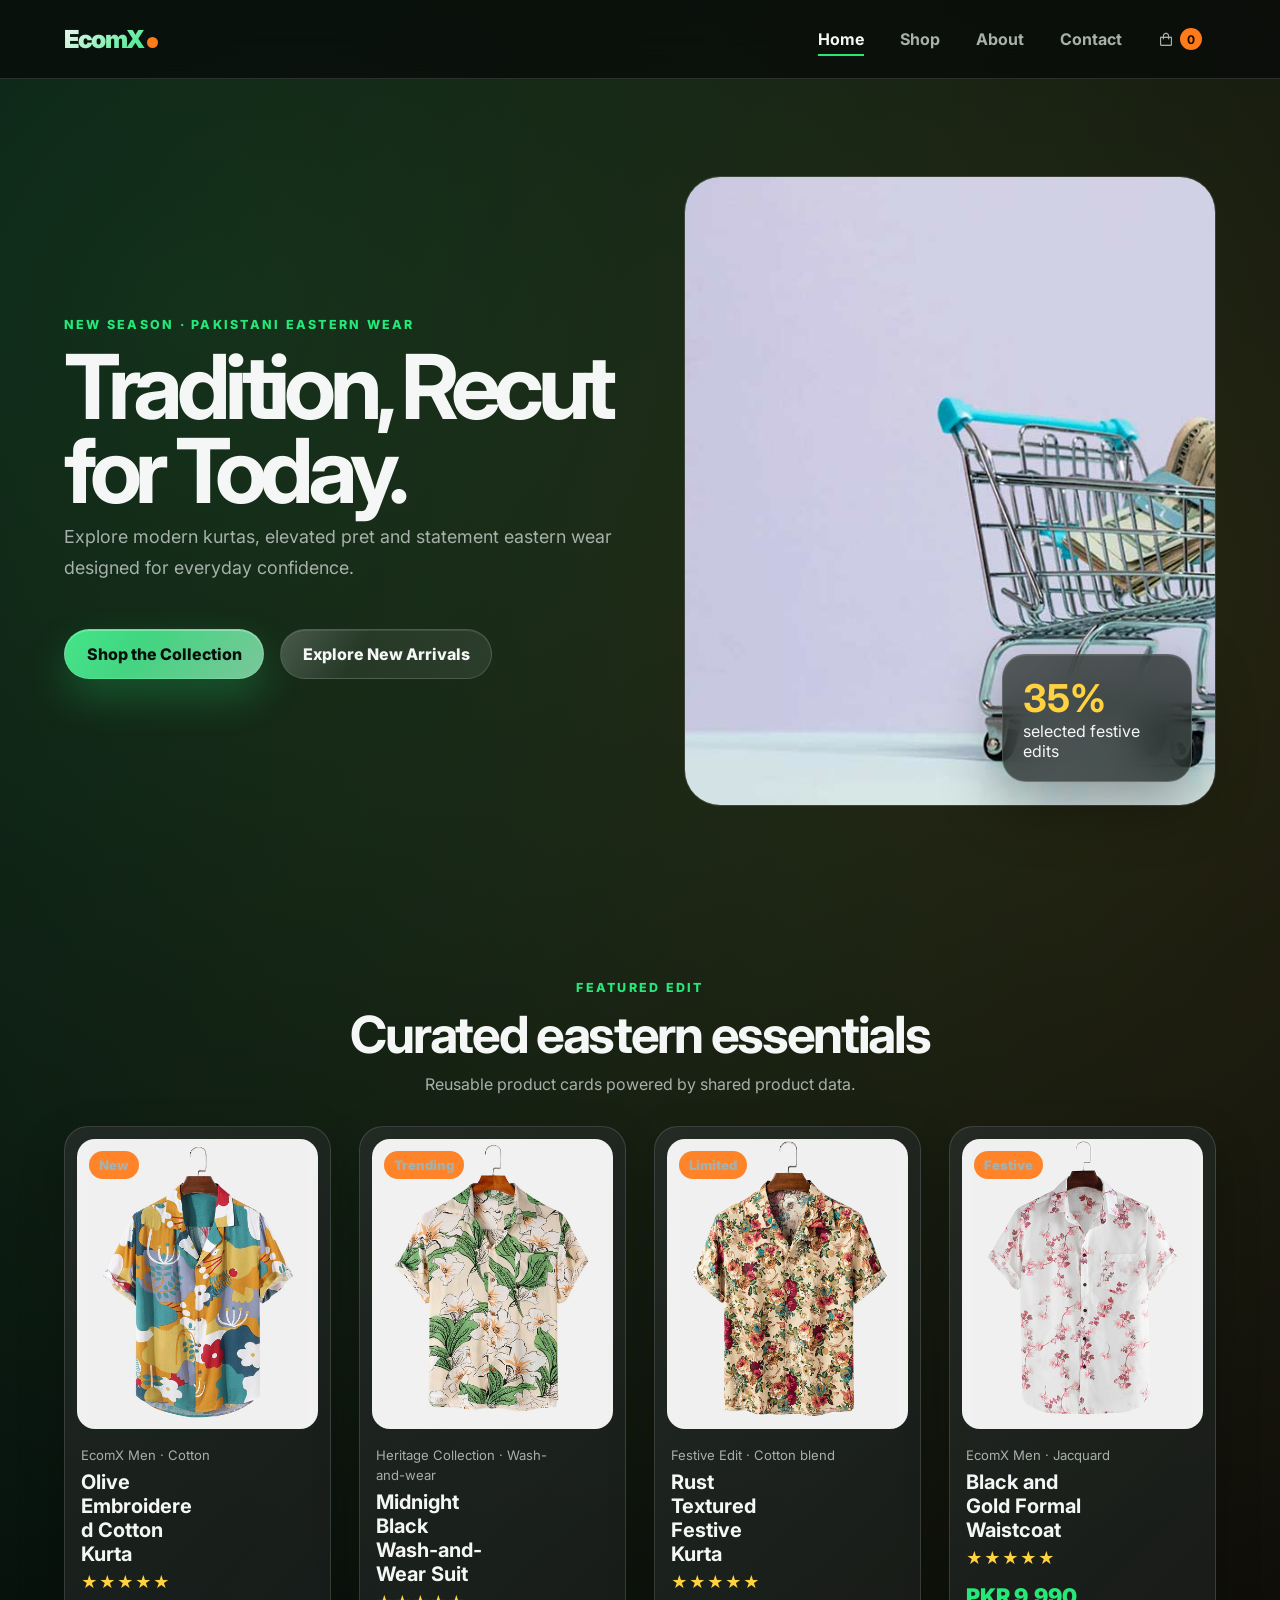
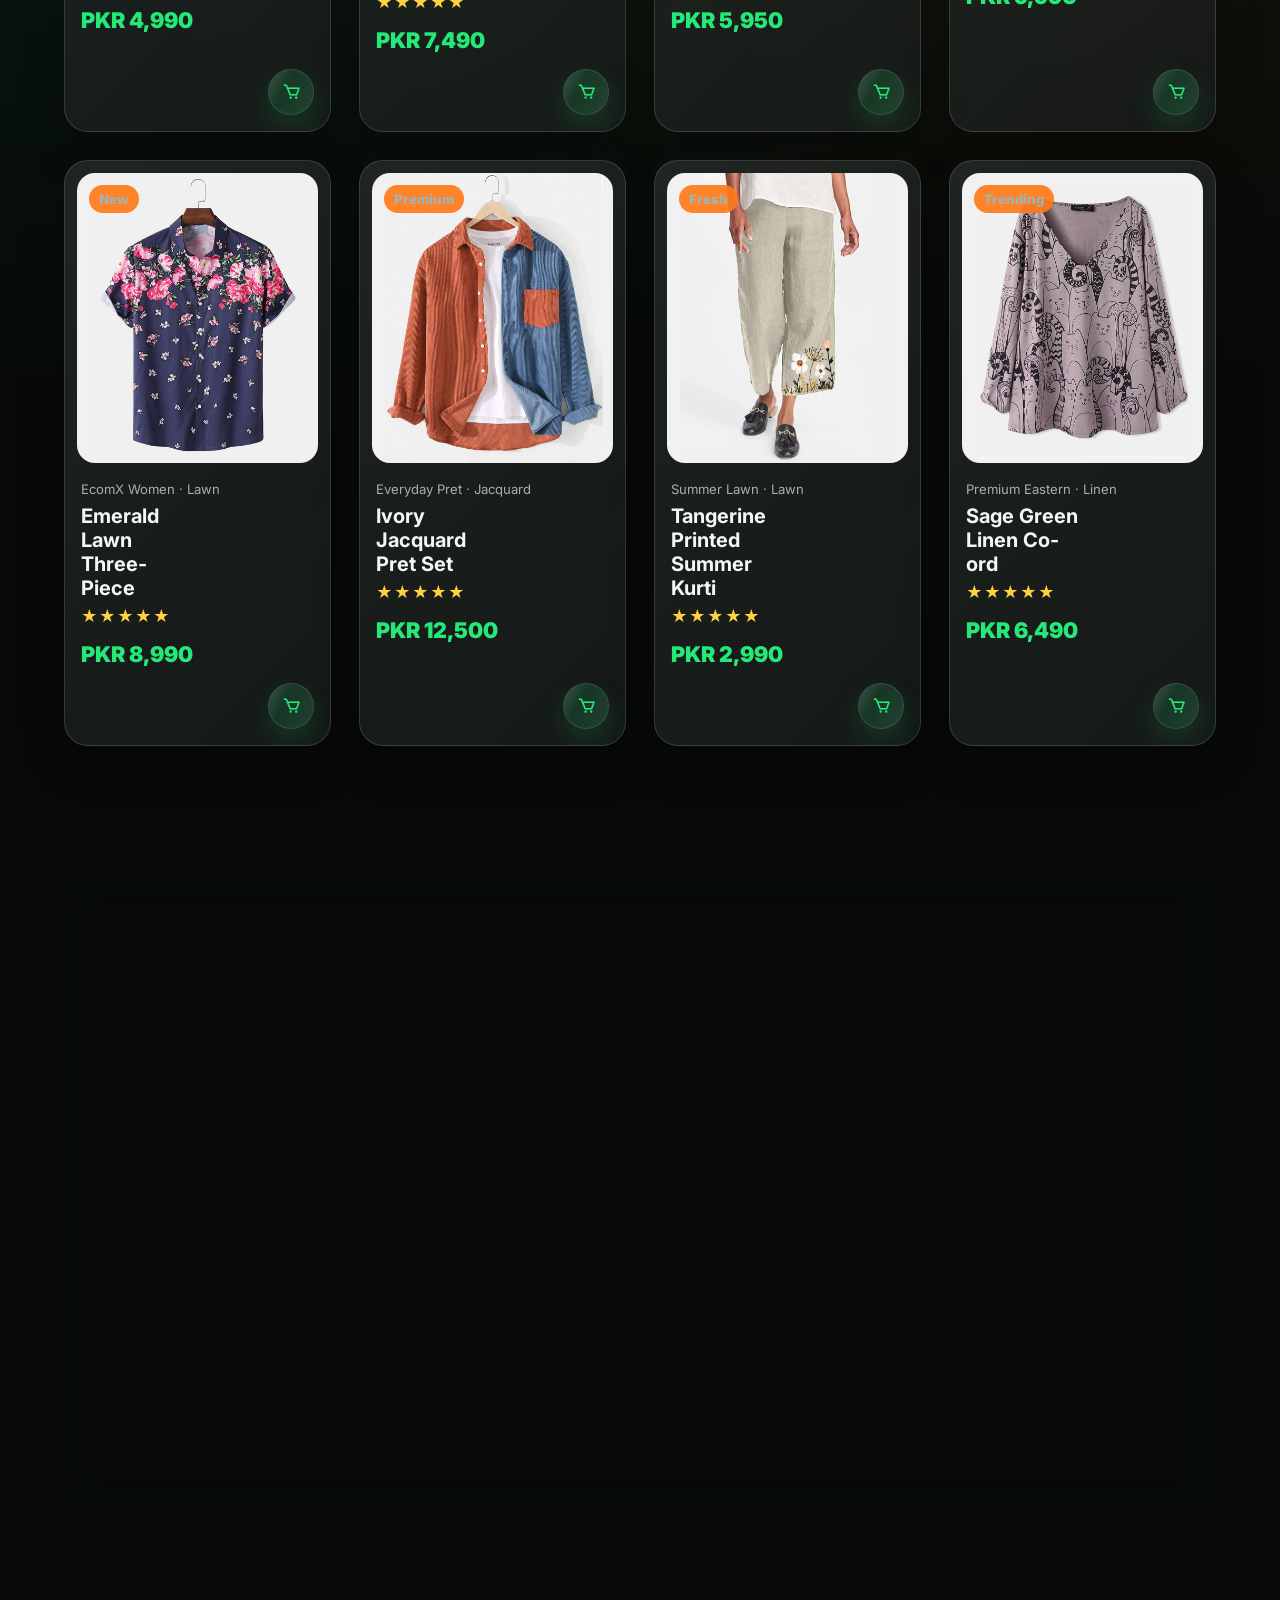
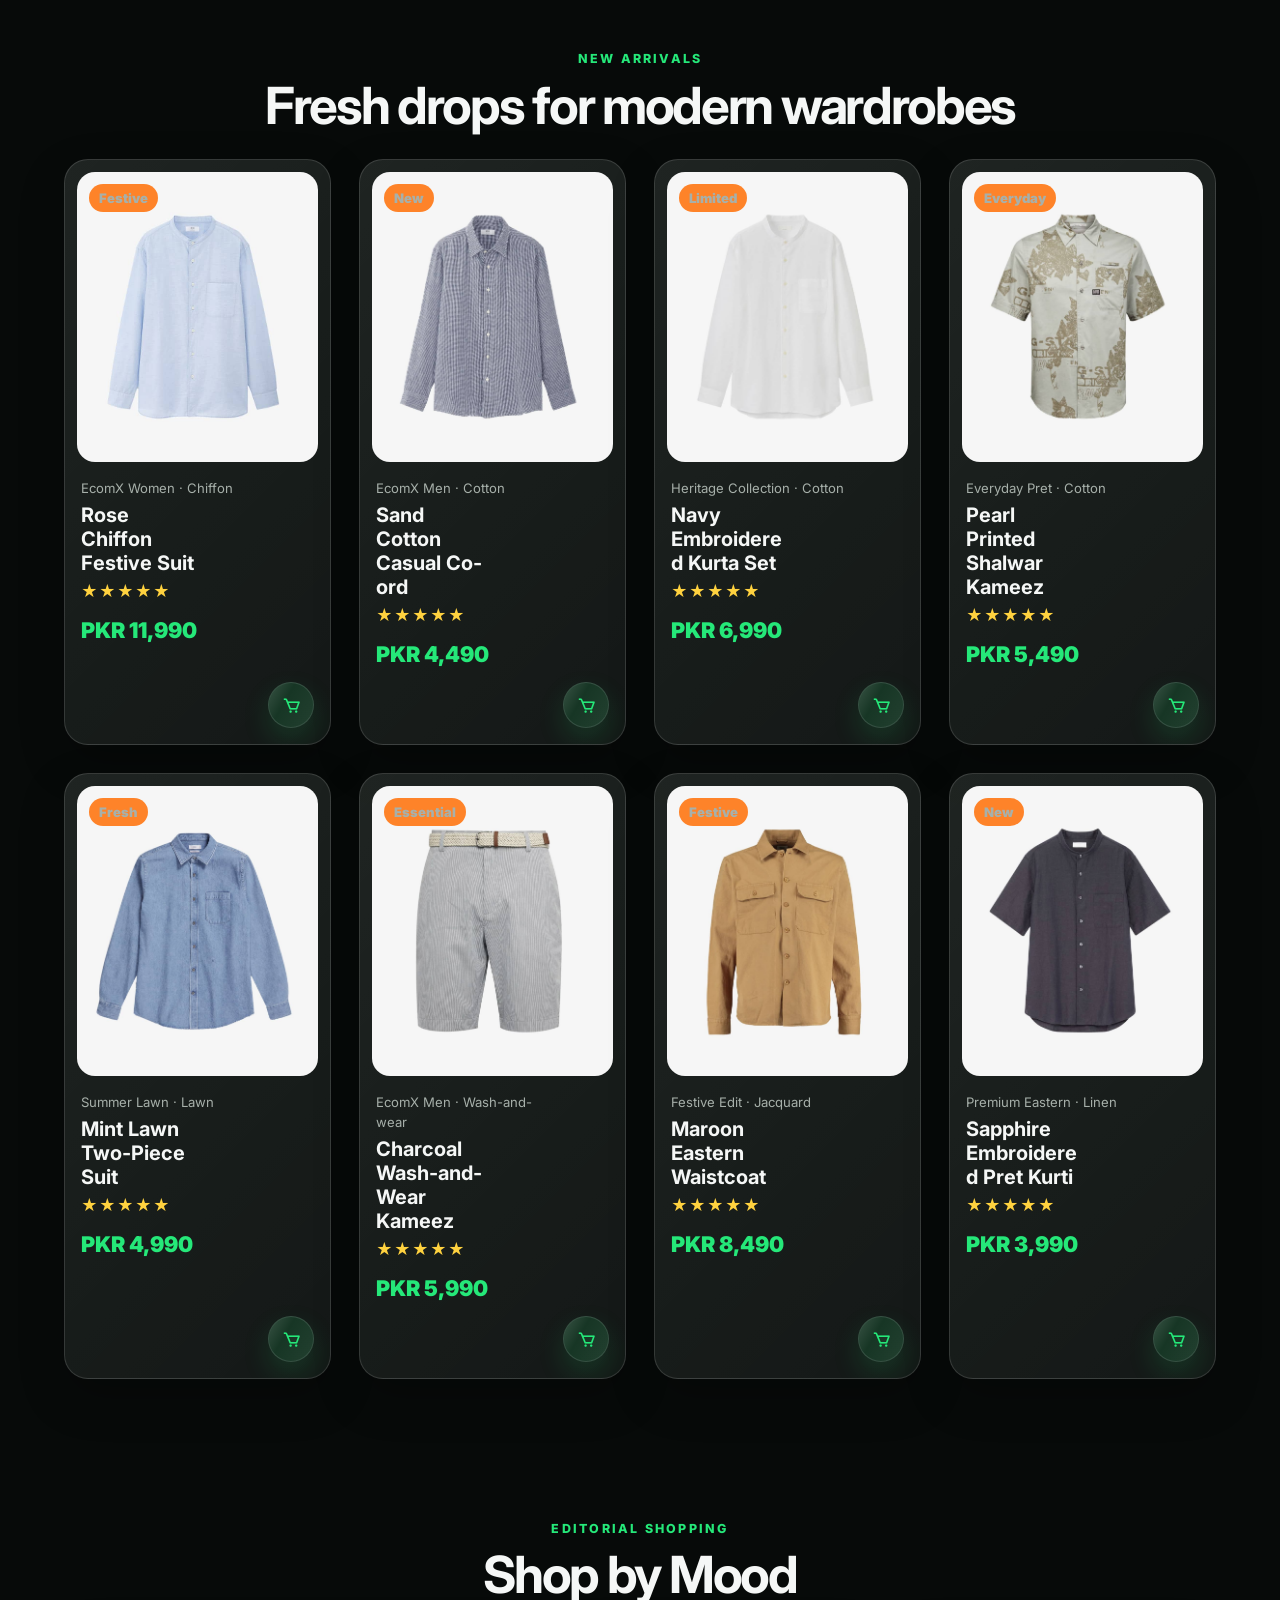
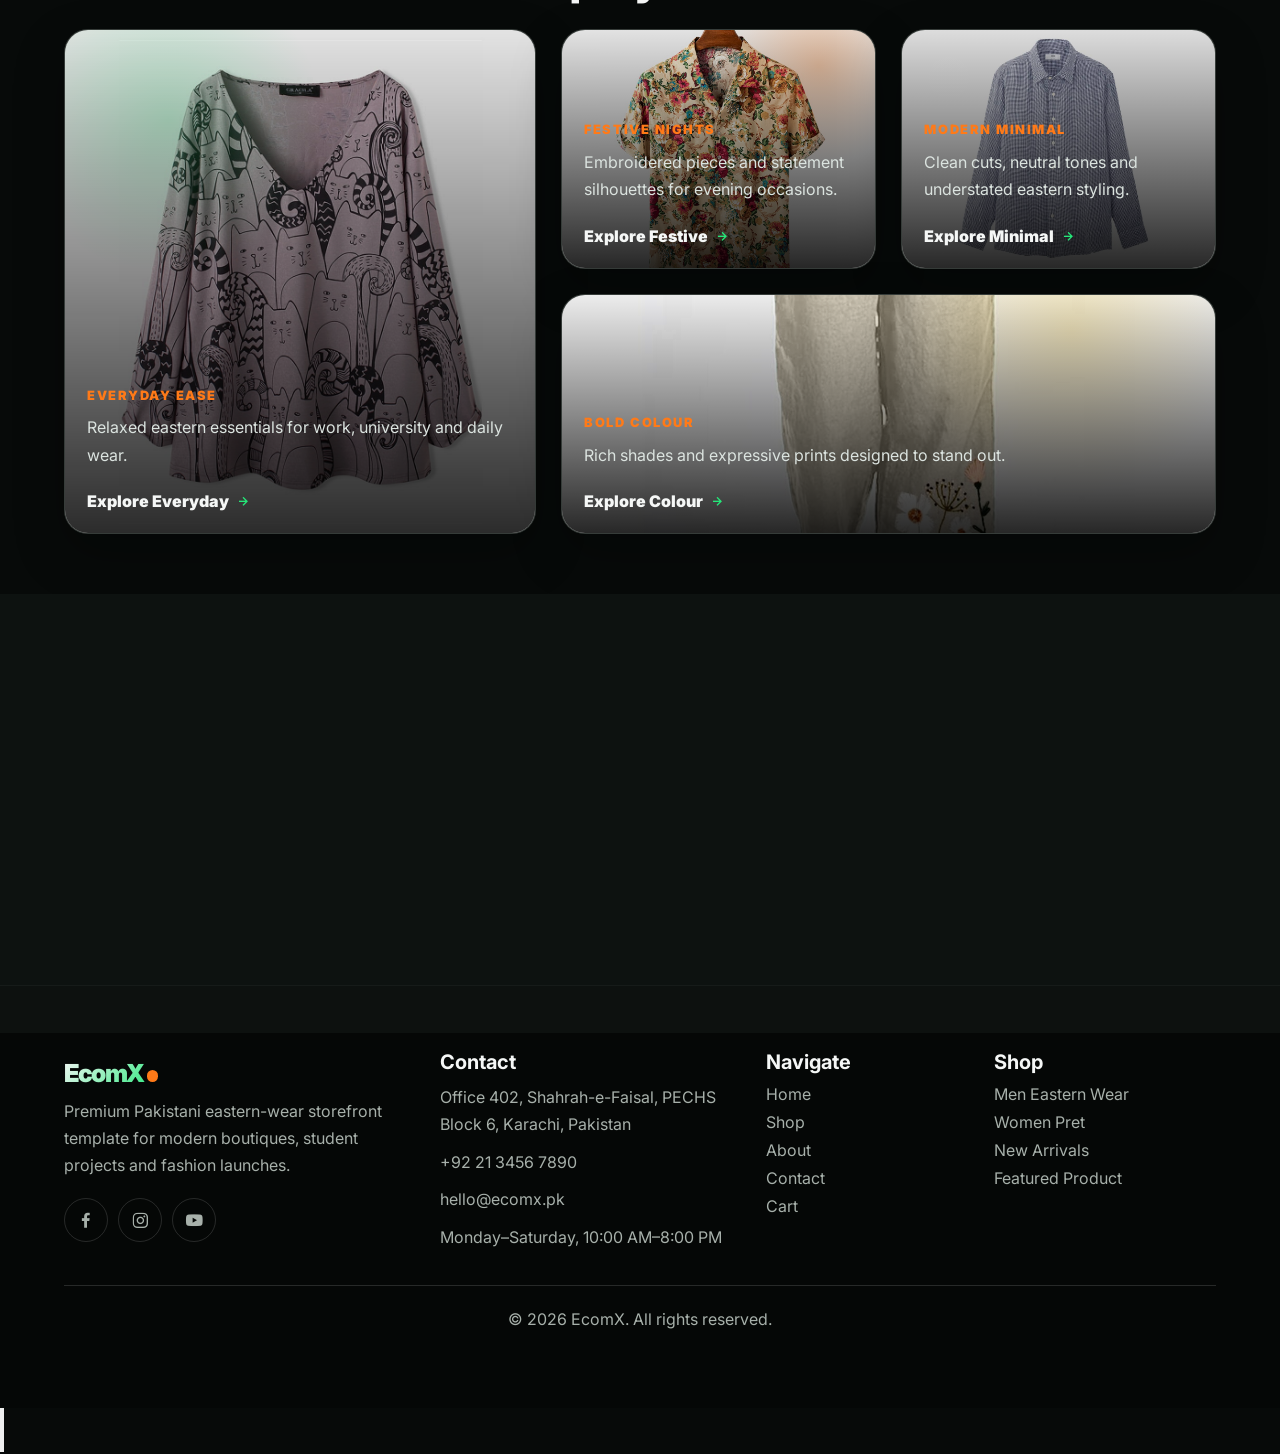
<file: index.html>
<!DOCTYPE html><html lang="en"><head><meta charset="UTF-8"><meta name="viewport" content="width=device-width, initial-scale=1.0, viewport-fit=cover"><meta name="description" content="Shop EcomX modern Pakistani kurtas, pret, lawn suits and festive eastern wear."><title>EcomX | Pakistani Eastern Wear</title><link rel="icon" type="image/x-icon" href="./img/icon1.png"><link rel="stylesheet" href="https://cdn.jsdelivr.net/npm/boxicons@latest/css/boxicons.min.css"><link rel="stylesheet" href="style.css?v=7"></head><body><header id="header" class="site-header"><a class="brand" href="index.html" aria-label="EcomX home"><span>EcomX</span></a><nav aria-label="Main navigation"><ul id="navbar"><li><a class="active" href="index.html">Home</a></li><li><a class="" href="shop.html">Shop</a></li><li><a class="" href="about.html">About</a></li><li><a class="" href="contact.html">Contact</a></li><li id="lg-bag"><a class="cart-link" href="cart.html" aria-label="Shopping cart"><i class="bx bx-shopping-bag"></i><span class="cart-count" data-cart-count>0</span></a></li></ul></nav><div id="mobile"><a class="cart-link" href="cart.html" aria-label="Shopping cart"><i class="bx bx-shopping-bag"></i><span class="cart-count" data-cart-count>0</span></a><button id="bar" class="icon-button" aria-label="Open menu" aria-controls="navbar" aria-expanded="false"><i class="bx bx-menu"></i></button></div></header><main><section class="hero section-p1"><div class="hero-copy"><p class="eyebrow">New Season · Pakistani Eastern Wear</p><h1>Tradition, Recut for Today.</h1><p>Explore modern kurtas, elevated pret and statement eastern wear designed for everyday confidence.</p><div class="actions"><a class="btn primary" href="shop.html">Shop the Collection</a><a class="btn secondary" href="#new-arrivals">Explore New Arrivals</a></div></div><div class="hero-media"><img src="img/bg-img.jpg" alt="Editorial Pakistani fashion model placeholder"><div class="glass stat"><strong>35%</strong><span>selected festive edits</span></div></div></section><section class="section-p1 collection"><p class="eyebrow">Featured edit</p><h2>Curated eastern essentials</h2><p>Reusable product cards powered by shared product data.</p><div class="product-grid" data-product-grid="featured"></div></section><section class="promo-banner section-p1"><div class="festive-banner glass"><div class="promo-copy"><p class="eyebrow">Festive Edit</p><h2>Celebrate in Statement Eastern Wear</h2><p>Discover embroidered kurtas, elevated pret and occasion-ready pieces selected for the festive season.</p><div class="festive-actions"><a class="btn primary" href="shop.html"><span>Explore the Edit</span></a><p class="offer">Up to 35% off selected styles</p></div></div><div class="promo-media festive-composition"><div class="promo-orb promo-orb-one" aria-hidden="true"></div><img class="promo-main-img" src="img/products/n1.jpg" alt="Rose chiffon festive eastern wear suit"><img class="promo-float promo-float-one" src="img/products/f3.jpg" alt="Rust textured festive kurta detail"><img class="promo-float promo-float-two" src="img/products/n7.jpg" alt="Maroon eastern waistcoat detail"><span class="discount-badge">35% off</span></div></div></section><section id="new-arrivals" class="section-p1 collection"><p class="eyebrow">New arrivals</p><h2>Fresh drops for modern wardrobes</h2><div class="product-grid" data-product-grid="new"></div></section><section class="mood-section section-p1"><div class="section-heading"><p class="eyebrow">Editorial shopping</p><h2>Shop by Mood</h2></div><div class="mood-grid"><article class="mood-tile mood-large"><img src="img/products/f8.jpg" alt="Everyday eastern essentials"><div><span>Everyday Ease</span><p>Relaxed eastern essentials for work, university and daily wear.</p><a href="shop.html" class="mood-link">Explore Everyday <i class="bx bx-right-arrow-alt"></i></a></div></article><article class="mood-tile"><img src="img/products/f3.jpg" alt="Festive embroidered eastern wear"><div><span>Festive Nights</span><p>Embroidered pieces and statement silhouettes for evening occasions.</p><a href="shop.html" class="mood-link">Explore Festive <i class="bx bx-right-arrow-alt"></i></a></div></article><article class="mood-tile"><img src="img/products/n2.jpg" alt="Minimal eastern styling"><div><span>Modern Minimal</span><p>Clean cuts, neutral tones and understated eastern styling.</p><a href="shop.html" class="mood-link">Explore Minimal <i class="bx bx-right-arrow-alt"></i></a></div></article><article class="mood-tile mood-wide"><img src="img/products/f7.jpg" alt="Bold colourful eastern prints"><div><span>Bold Colour</span><p>Rich shades and expressive prints designed to stand out.</p><a href="shop.html" class="mood-link">Explore Colour <i class="bx bx-right-arrow-alt"></i></a></div></article></div></section><section class="newsletter section-p1"><div class="newsletter-panel glass"><div><p class="eyebrow">EcomX updates</p><h2>Get first access to new drops</h2><p>Receive collection updates, private offers and EcomX style edits.</p></div><form class="newsletter-form" novalidate><label for="newsletter-email">Email address</label><div><input id="newsletter-email" name="email" type="email" placeholder="you@example.com" required><button class="btn primary" type="submit">Sign Up</button></div><p class="form-status" role="status"></p></form></div></section></main><footer class="site-footer section-p1"><div class="footer-grid"><div><a class="brand" href="index.html"><span>EcomX</span></a><p>Premium Pakistani eastern-wear storefront template for modern boutiques, student projects and fashion launches.</p><div class="social"><a href="https://www.facebook.com/" aria-label="Facebook"><i class="bx bxl-facebook"></i></a><a href="https://www.instagram.com/" aria-label="Instagram"><i class="bx bxl-instagram"></i></a><a href="https://www.youtube.com/" aria-label="YouTube"><i class="bx bxl-youtube"></i></a></div></div><div><h3>Contact</h3><p><a href="https://www.google.com/maps/search/?api=1&query=Office%20402%2C%20Shahrah-e-Faisal%2C%20PECHS%20Block%206%2C%20Karachi%2C%20Pakistan">Office 402, Shahrah-e-Faisal, PECHS Block 6, Karachi, Pakistan</a></p><p><a href="tel:+922134567890">+92 21 3456 7890</a></p><p><a href="mailto:hello@ecomx.pk">hello@ecomx.pk</a></p><p>Monday–Saturday, 10:00 AM–8:00 PM</p></div><div><h3>Navigate</h3><a href="index.html">Home</a><a href="shop.html">Shop</a><a href="about.html">About</a><a href="contact.html">Contact</a><a href="cart.html">Cart</a></div><div><h3>Shop</h3><a href="shop.html?category=men">Men Eastern Wear</a><a href="shop.html?category=women">Women Pret</a><a href="shop.html">New Arrivals</a><a href="sproduct.html">Featured Product</a></div></div><p class="copyright">© 2026 EcomX. All rights reserved.</p></footer><script src="script.js?v=7"></script></body></html>
</file>
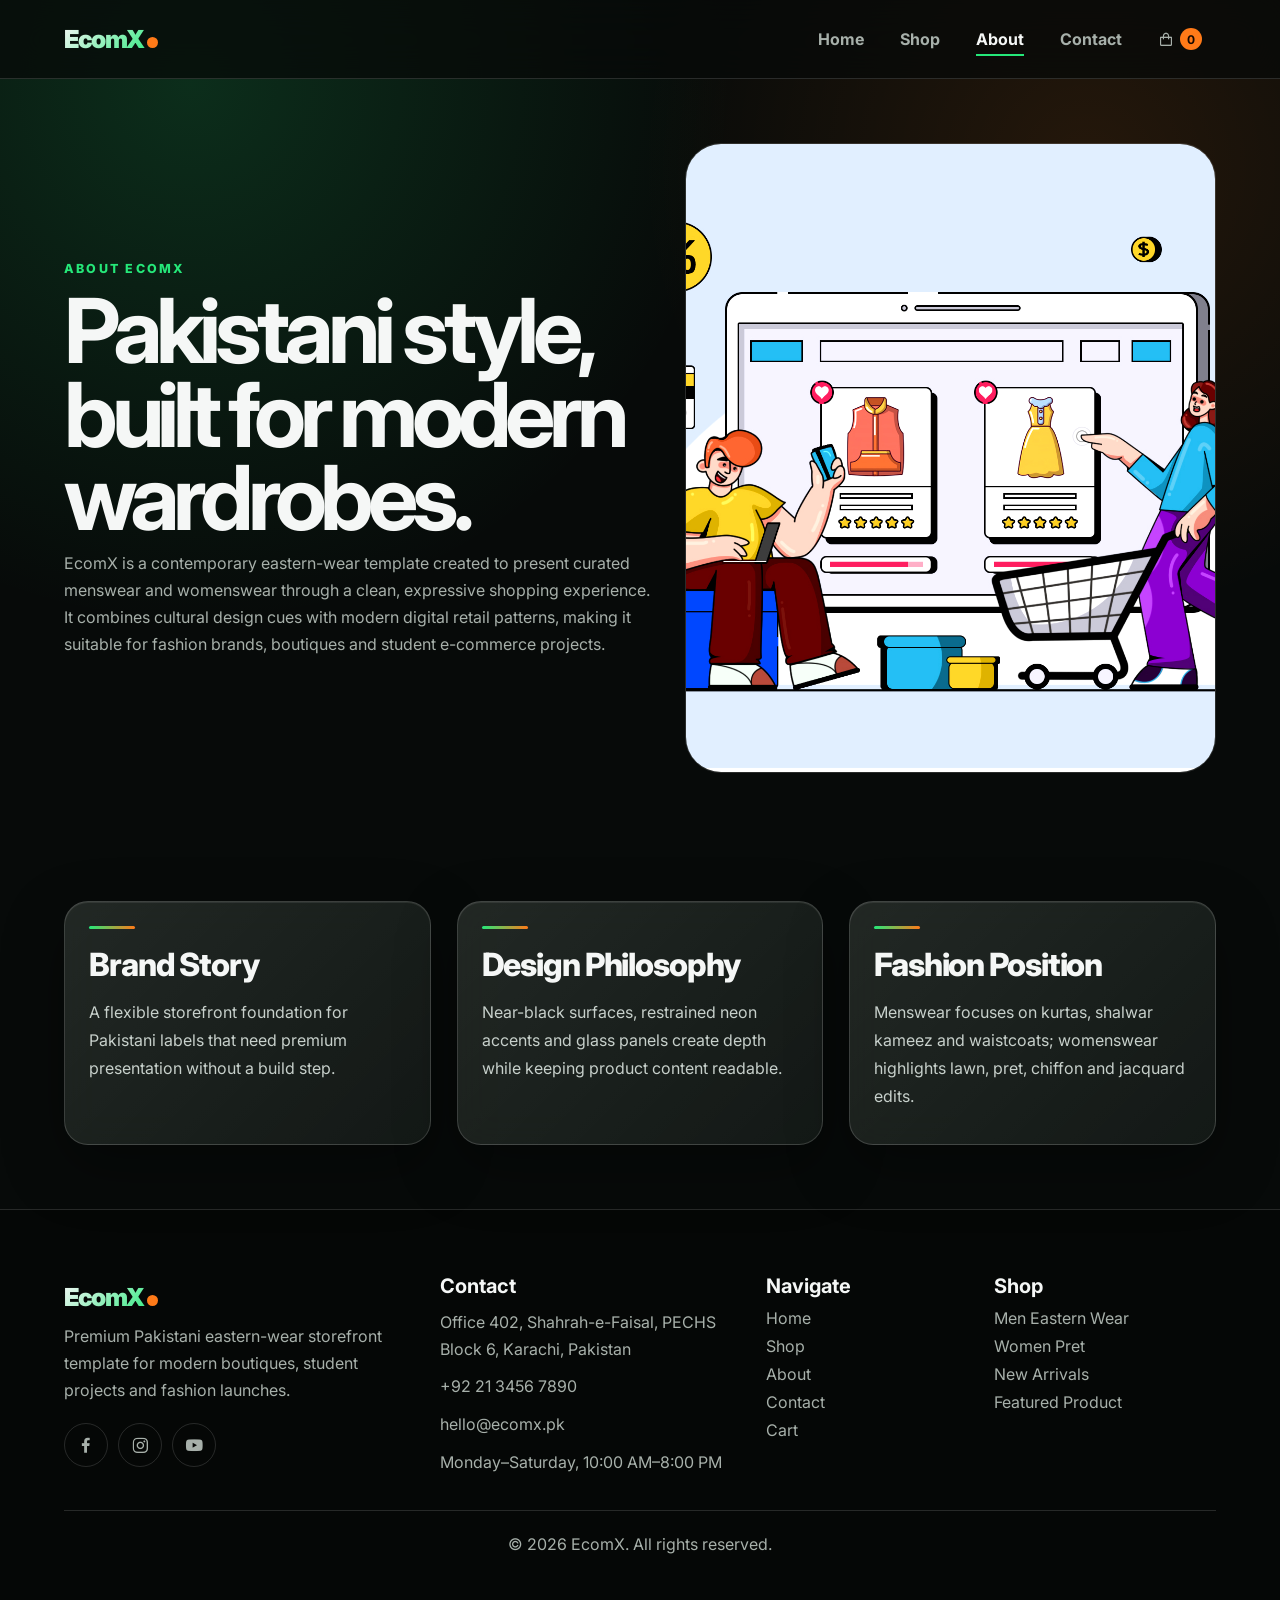
<file: about.html>
<!DOCTYPE html><html lang="en"><head><meta charset="UTF-8"><meta name="viewport" content="width=device-width, initial-scale=1.0, viewport-fit=cover"><meta name="description" content="Learn how EcomX presents Pakistani eastern fashion in a modern reusable storefront."><title>About EcomX | Pakistani Fashion Template</title><link rel="icon" type="image/x-icon" href="./img/icon1.png"><link rel="stylesheet" href="https://cdn.jsdelivr.net/npm/boxicons@latest/css/boxicons.min.css"><link rel="stylesheet" href="style.css?v=7"></head><body><header id="header" class="site-header"><a class="brand" href="index.html" aria-label="EcomX home"><span>EcomX</span></a><nav aria-label="Main navigation"><ul id="navbar"><li><a class="" href="index.html">Home</a></li><li><a class="" href="shop.html">Shop</a></li><li><a class="active" href="about.html">About</a></li><li><a class="" href="contact.html">Contact</a></li><li id="lg-bag"><a class="cart-link" href="cart.html" aria-label="Shopping cart"><i class="bx bx-shopping-bag"></i><span class="cart-count" data-cart-count>0</span></a></li></ul></nav><div id="mobile"><a class="cart-link" href="cart.html" aria-label="Shopping cart"><i class="bx bx-shopping-bag"></i><span class="cart-count" data-cart-count>0</span></a><button id="bar" class="icon-button" aria-label="Open menu" aria-controls="navbar" aria-expanded="false"><i class="bx bx-menu"></i></button></div></header><main><section class="about-hero section-p1"><div><p class="eyebrow">About EcomX</p><h1>Pakistani style, built for modern wardrobes.</h1><p>EcomX is a contemporary eastern-wear template created to present curated menswear and womenswear through a clean, expressive shopping experience. It combines cultural design cues with modern digital retail patterns, making it suitable for fashion brands, boutiques and student e-commerce projects.</p></div><img src="img/about/a6.jpg" alt="Editorial fashion workspace placeholder"></section><section class="values section-p1"><article class="glass"><h2>Brand story</h2><p>A flexible storefront foundation for Pakistani labels that need premium presentation without a build step.</p></article><article class="glass"><h2>Design philosophy</h2><p>Near-black surfaces, restrained neon accents and glass panels create depth while keeping product content readable.</p></article><article class="glass"><h2>Fashion position</h2><p>Menswear focuses on kurtas, shalwar kameez and waistcoats; womenswear highlights lawn, pret, chiffon and jacquard edits.</p></article></section></main><footer class="site-footer section-p1"><div class="footer-grid"><div><a class="brand" href="index.html"><span>EcomX</span></a><p>Premium Pakistani eastern-wear storefront template for modern boutiques, student projects and fashion launches.</p><div class="social"><a href="https://www.facebook.com/" aria-label="Facebook"><i class="bx bxl-facebook"></i></a><a href="https://www.instagram.com/" aria-label="Instagram"><i class="bx bxl-instagram"></i></a><a href="https://www.youtube.com/" aria-label="YouTube"><i class="bx bxl-youtube"></i></a></div></div><div><h3>Contact</h3><p><a href="https://www.google.com/maps/search/?api=1&query=Office%20402%2C%20Shahrah-e-Faisal%2C%20PECHS%20Block%206%2C%20Karachi%2C%20Pakistan">Office 402, Shahrah-e-Faisal, PECHS Block 6, Karachi, Pakistan</a></p><p><a href="tel:+922134567890">+92 21 3456 7890</a></p><p><a href="mailto:hello@ecomx.pk">hello@ecomx.pk</a></p><p>Monday–Saturday, 10:00 AM–8:00 PM</p></div><div><h3>Navigate</h3><a href="index.html">Home</a><a href="shop.html">Shop</a><a href="about.html">About</a><a href="contact.html">Contact</a><a href="cart.html">Cart</a></div><div><h3>Shop</h3><a href="shop.html?category=men">Men Eastern Wear</a><a href="shop.html?category=women">Women Pret</a><a href="shop.html">New Arrivals</a><a href="sproduct.html">Featured Product</a></div></div><p class="copyright">© 2026 EcomX. All rights reserved.</p></footer><script src="script.js?v=7"></script></body></html>
</file>
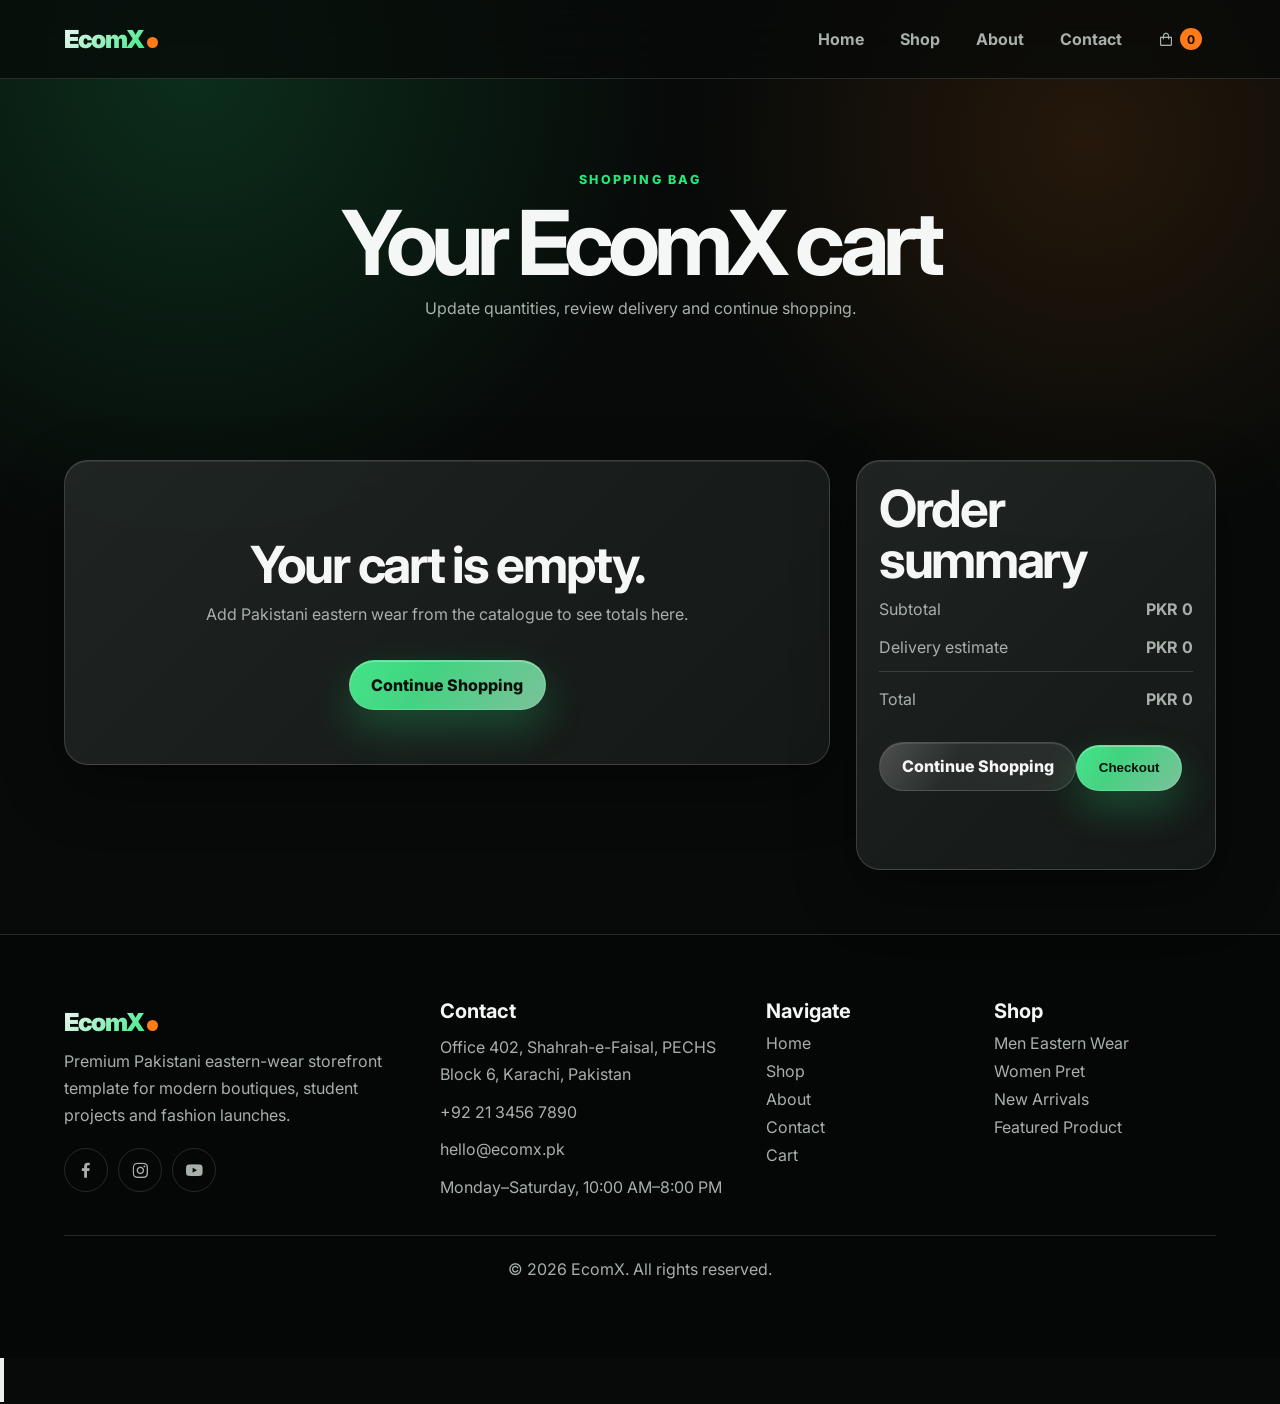
<file: cart.html>
<!DOCTYPE html><html lang="en"><head><meta charset="UTF-8"><meta name="viewport" content="width=device-width, initial-scale=1.0, viewport-fit=cover"><meta name="description" content="Review EcomX cart items with PKR totals and quantity controls."><title>Cart | EcomX</title><link rel="icon" type="image/x-icon" href="./img/icon1.png"><link rel="stylesheet" href="https://cdn.jsdelivr.net/npm/boxicons@latest/css/boxicons.min.css"><link rel="stylesheet" href="style.css?v=7"></head><body><header id="header" class="site-header"><a class="brand" href="index.html" aria-label="EcomX home"><span>EcomX</span></a><nav aria-label="Main navigation"><ul id="navbar"><li><a class="" href="index.html">Home</a></li><li><a class="" href="shop.html">Shop</a></li><li><a class="" href="about.html">About</a></li><li><a class="" href="contact.html">Contact</a></li><li id="lg-bag"><a class="cart-link" href="cart.html" aria-label="Shopping cart"><i class="bx bx-shopping-bag"></i><span class="cart-count" data-cart-count>0</span></a></li></ul></nav><div id="mobile"><a class="cart-link" href="cart.html" aria-label="Shopping cart"><i class="bx bx-shopping-bag"></i><span class="cart-count" data-cart-count>0</span></a><button id="bar" class="icon-button" aria-label="Open menu" aria-controls="navbar" aria-expanded="false"><i class="bx bx-menu"></i></button></div></header><main><section class="page-hero section-p1"><p class="eyebrow">Shopping bag</p><h1>Your EcomX cart</h1><p>Update quantities, review delivery and continue shopping.</p></section><section class="cart-layout section-p1"><div class="cart-items glass" id="cart-items"></div><aside class="cart-summary glass"><h2>Order summary</h2><p><span>Subtotal</span><strong id="cart-subtotal">PKR 0</strong></p><p><span>Delivery estimate</span><strong id="cart-delivery">PKR 0</strong></p><p class="total"><span>Total</span><strong id="cart-total">PKR 0</strong></p><a class="btn secondary" href="shop.html">Continue Shopping</a><button class="btn primary" type="button" id="checkout-btn">Checkout</button><p class="form-status" role="status"></p></aside></section></main><footer class="site-footer section-p1"><div class="footer-grid"><div><a class="brand" href="index.html"><span>EcomX</span></a><p>Premium Pakistani eastern-wear storefront template for modern boutiques, student projects and fashion launches.</p><div class="social"><a href="https://www.facebook.com/" aria-label="Facebook"><i class="bx bxl-facebook"></i></a><a href="https://www.instagram.com/" aria-label="Instagram"><i class="bx bxl-instagram"></i></a><a href="https://www.youtube.com/" aria-label="YouTube"><i class="bx bxl-youtube"></i></a></div></div><div><h3>Contact</h3><p><a href="https://www.google.com/maps/search/?api=1&query=Office%20402%2C%20Shahrah-e-Faisal%2C%20PECHS%20Block%206%2C%20Karachi%2C%20Pakistan">Office 402, Shahrah-e-Faisal, PECHS Block 6, Karachi, Pakistan</a></p><p><a href="tel:+922134567890">+92 21 3456 7890</a></p><p><a href="mailto:hello@ecomx.pk">hello@ecomx.pk</a></p><p>Monday–Saturday, 10:00 AM–8:00 PM</p></div><div><h3>Navigate</h3><a href="index.html">Home</a><a href="shop.html">Shop</a><a href="about.html">About</a><a href="contact.html">Contact</a><a href="cart.html">Cart</a></div><div><h3>Shop</h3><a href="shop.html?category=men">Men Eastern Wear</a><a href="shop.html?category=women">Women Pret</a><a href="shop.html">New Arrivals</a><a href="sproduct.html">Featured Product</a></div></div><p class="copyright">© 2026 EcomX. All rights reserved.</p></footer><script src="script.js?v=7"></script></body></html>
</file>
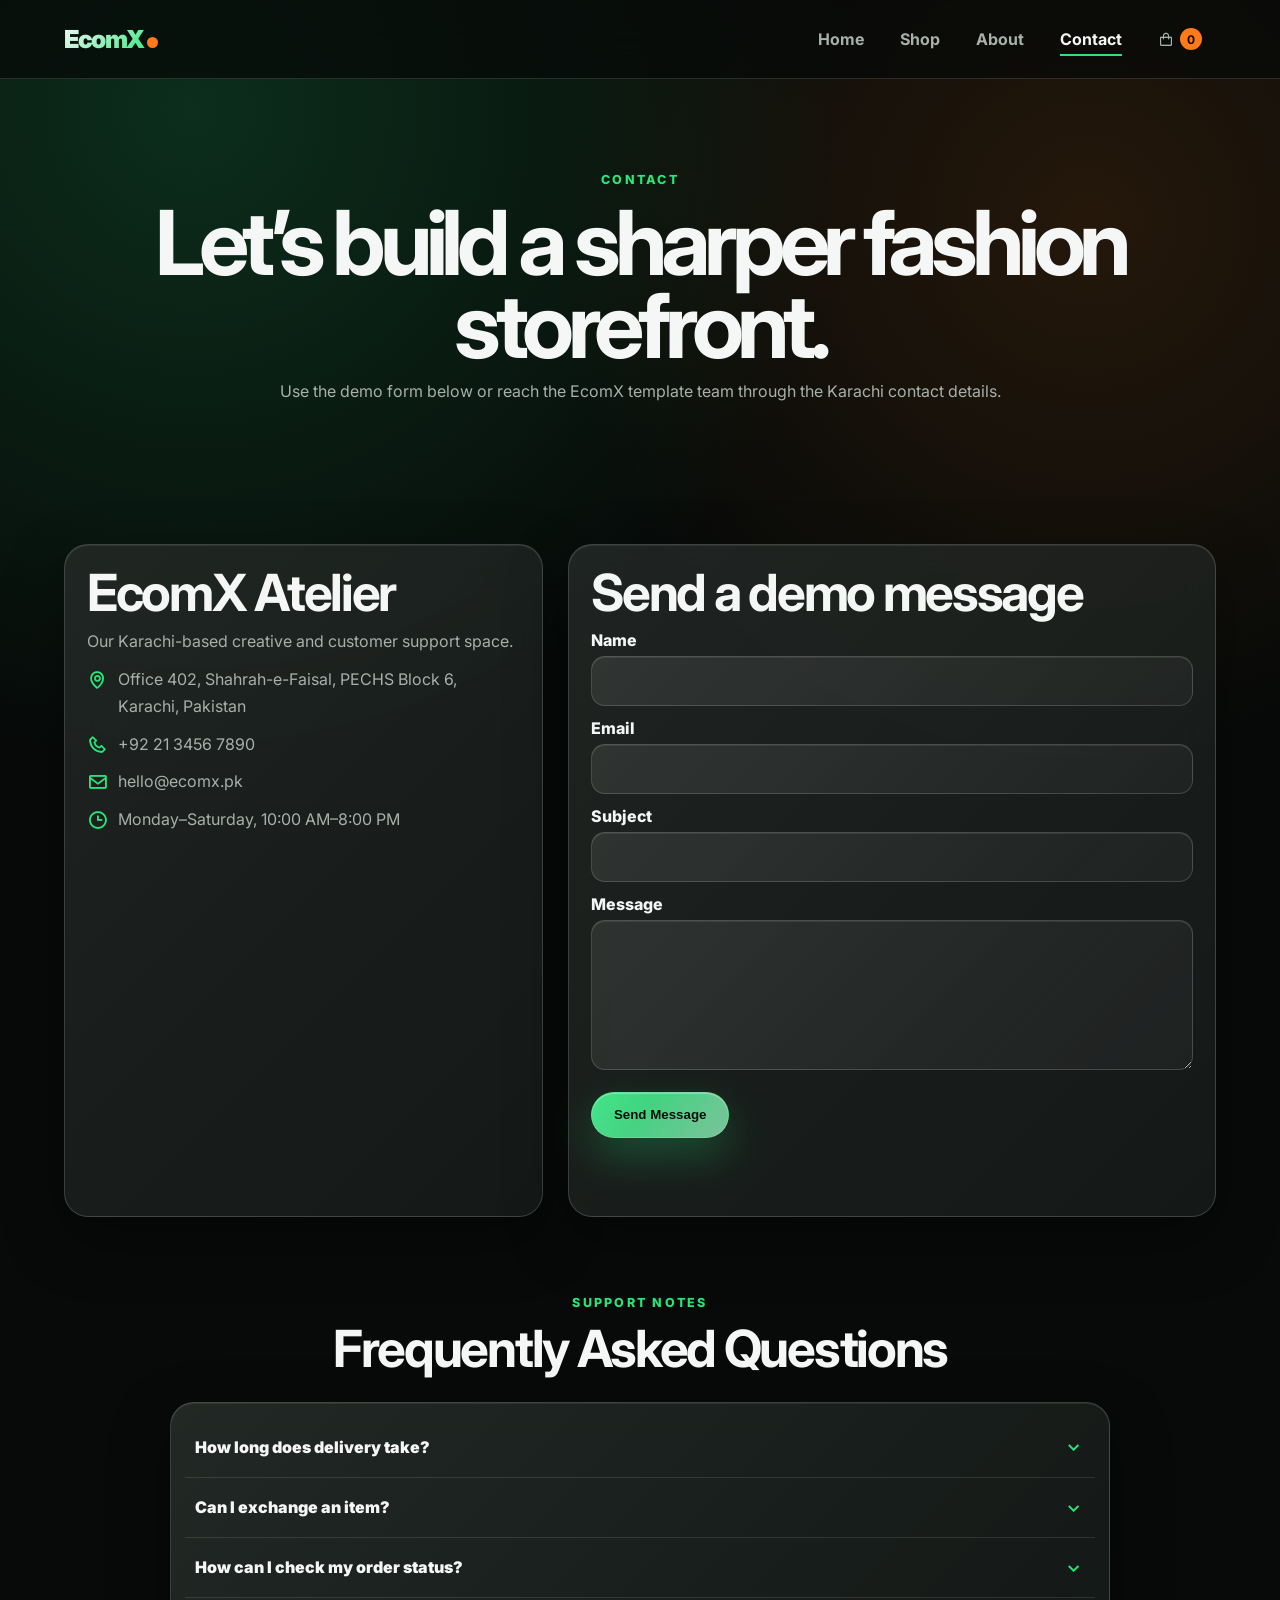
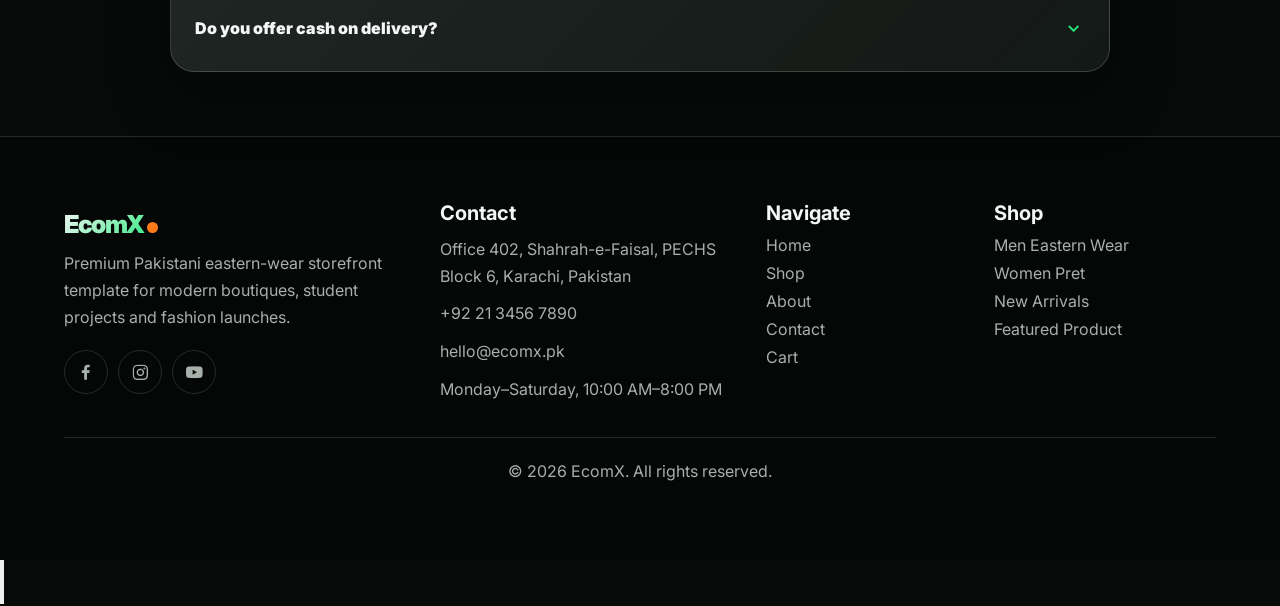
<file: contact.html>
<!DOCTYPE html><html lang="en"><head><meta charset="UTF-8"><meta name="viewport" content="width=device-width, initial-scale=1.0, viewport-fit=cover"><meta name="description" content="Contact EcomX in Karachi or test the accessible demo contact form."><title>Contact EcomX | Karachi Pakistan</title><link rel="icon" type="image/x-icon" href="./img/icon1.png"><link rel="stylesheet" href="https://cdn.jsdelivr.net/npm/boxicons@latest/css/boxicons.min.css"><link rel="stylesheet" href="style.css?v=7"></head><body><header id="header" class="site-header"><a class="brand" href="index.html" aria-label="EcomX home"><span>EcomX</span></a><nav aria-label="Main navigation"><ul id="navbar"><li><a class="" href="index.html">Home</a></li><li><a class="" href="shop.html">Shop</a></li><li><a class="" href="about.html">About</a></li><li><a class="active" href="contact.html">Contact</a></li><li id="lg-bag"><a class="cart-link" href="cart.html" aria-label="Shopping cart"><i class="bx bx-shopping-bag"></i><span class="cart-count" data-cart-count>0</span></a></li></ul></nav><div id="mobile"><a class="cart-link" href="cart.html" aria-label="Shopping cart"><i class="bx bx-shopping-bag"></i><span class="cart-count" data-cart-count>0</span></a><button id="bar" class="icon-button" aria-label="Open menu" aria-controls="navbar" aria-expanded="false"><i class="bx bx-menu"></i></button></div></header><main><section class="page-hero section-p1"><p class="eyebrow">Contact</p><h1>Let’s build a sharper fashion storefront.</h1><p>Use the demo form below or reach the EcomX template team through the Karachi contact details.</p></section><section class="contact-layout section-p1"><div class="contact-card glass"><h2>EcomX Atelier</h2><p>Our Karachi-based creative and customer support space.</p><p><i class="bx bx-map"></i><a href="https://www.google.com/maps/search/?api=1&query=Office%20402%2C%20Shahrah-e-Faisal%2C%20PECHS%20Block%206%2C%20Karachi%2C%20Pakistan">Office 402, Shahrah-e-Faisal, PECHS Block 6, Karachi, Pakistan</a></p><p><i class="bx bx-phone"></i><a href="tel:+922134567890">+92 21 3456 7890</a></p><p><i class="bx bx-envelope"></i><a href="mailto:hello@ecomx.pk">hello@ecomx.pk</a></p><p><i class="bx bx-time"></i>Monday–Saturday, 10:00 AM–8:00 PM</p></div><form class="contact-form glass" novalidate><h2>Send a demo message</h2><label for="name">Name</label><input id="name" name="name" required><label for="email">Email</label><input id="email" type="email" name="email" required><label for="subject">Subject</label><input id="subject" name="subject" required><label for="message">Message</label><textarea id="message" name="message" rows="6" required></textarea><button class="btn primary" type="submit">Send Message</button><p class="form-status" role="status"></p></form></section><section class="faq-section section-p1"><div class="section-heading"><p class="eyebrow">Support notes</p><h2>Frequently Asked Questions</h2></div><div class="faq-list glass"><div class="faq-item"><button class="faq-question" type="button" aria-expanded="false" aria-controls="faq-a1" id="faq-q1"><span>How long does delivery take?</span><i class="bx bx-chevron-down"></i></button><div class="faq-answer" id="faq-a1" role="region" aria-labelledby="faq-q1"><p>Orders within Karachi usually arrive in 2–4 working days. Deliveries to other Pakistani cities normally take 4–7 working days.</p></div></div><div class="faq-item"><button class="faq-question" type="button" aria-expanded="false" aria-controls="faq-a2" id="faq-q2"><span>Can I exchange an item?</span><i class="bx bx-chevron-down"></i></button><div class="faq-answer" id="faq-a2" role="region" aria-labelledby="faq-q2"><p>Unused items may be exchanged within seven days of delivery, provided the original tags and packaging remain intact.</p></div></div><div class="faq-item"><button class="faq-question" type="button" aria-expanded="false" aria-controls="faq-a3" id="faq-q3"><span>How can I check my order status?</span><i class="bx bx-chevron-down"></i></button><div class="faq-answer" id="faq-a3" role="region" aria-labelledby="faq-q3"><p>Use the order reference shared in your confirmation message or contact the EcomX support team for an update.</p></div></div><div class="faq-item"><button class="faq-question" type="button" aria-expanded="false" aria-controls="faq-a4" id="faq-q4"><span>Do you offer cash on delivery?</span><i class="bx bx-chevron-down"></i></button><div class="faq-answer" id="faq-a4" role="region" aria-labelledby="faq-q4"><p>Cash on delivery is available for eligible orders across Pakistan. Availability may depend on the delivery location and order value.</p></div></div></div></section></main><footer class="site-footer section-p1"><div class="footer-grid"><div><a class="brand" href="index.html"><span>EcomX</span></a><p>Premium Pakistani eastern-wear storefront template for modern boutiques, student projects and fashion launches.</p><div class="social"><a href="https://www.facebook.com/" aria-label="Facebook"><i class="bx bxl-facebook"></i></a><a href="https://www.instagram.com/" aria-label="Instagram"><i class="bx bxl-instagram"></i></a><a href="https://www.youtube.com/" aria-label="YouTube"><i class="bx bxl-youtube"></i></a></div></div><div><h3>Contact</h3><p><a href="https://www.google.com/maps/search/?api=1&query=Office%20402%2C%20Shahrah-e-Faisal%2C%20PECHS%20Block%206%2C%20Karachi%2C%20Pakistan">Office 402, Shahrah-e-Faisal, PECHS Block 6, Karachi, Pakistan</a></p><p><a href="tel:+922134567890">+92 21 3456 7890</a></p><p><a href="mailto:hello@ecomx.pk">hello@ecomx.pk</a></p><p>Monday–Saturday, 10:00 AM–8:00 PM</p></div><div><h3>Navigate</h3><a href="index.html">Home</a><a href="shop.html">Shop</a><a href="about.html">About</a><a href="contact.html">Contact</a><a href="cart.html">Cart</a></div><div><h3>Shop</h3><a href="shop.html?category=men">Men Eastern Wear</a><a href="shop.html?category=women">Women Pret</a><a href="shop.html">New Arrivals</a><a href="sproduct.html">Featured Product</a></div></div><p class="copyright">© 2026 EcomX. All rights reserved.</p></footer><script src="script.js?v=7"></script></body></html>
</file>
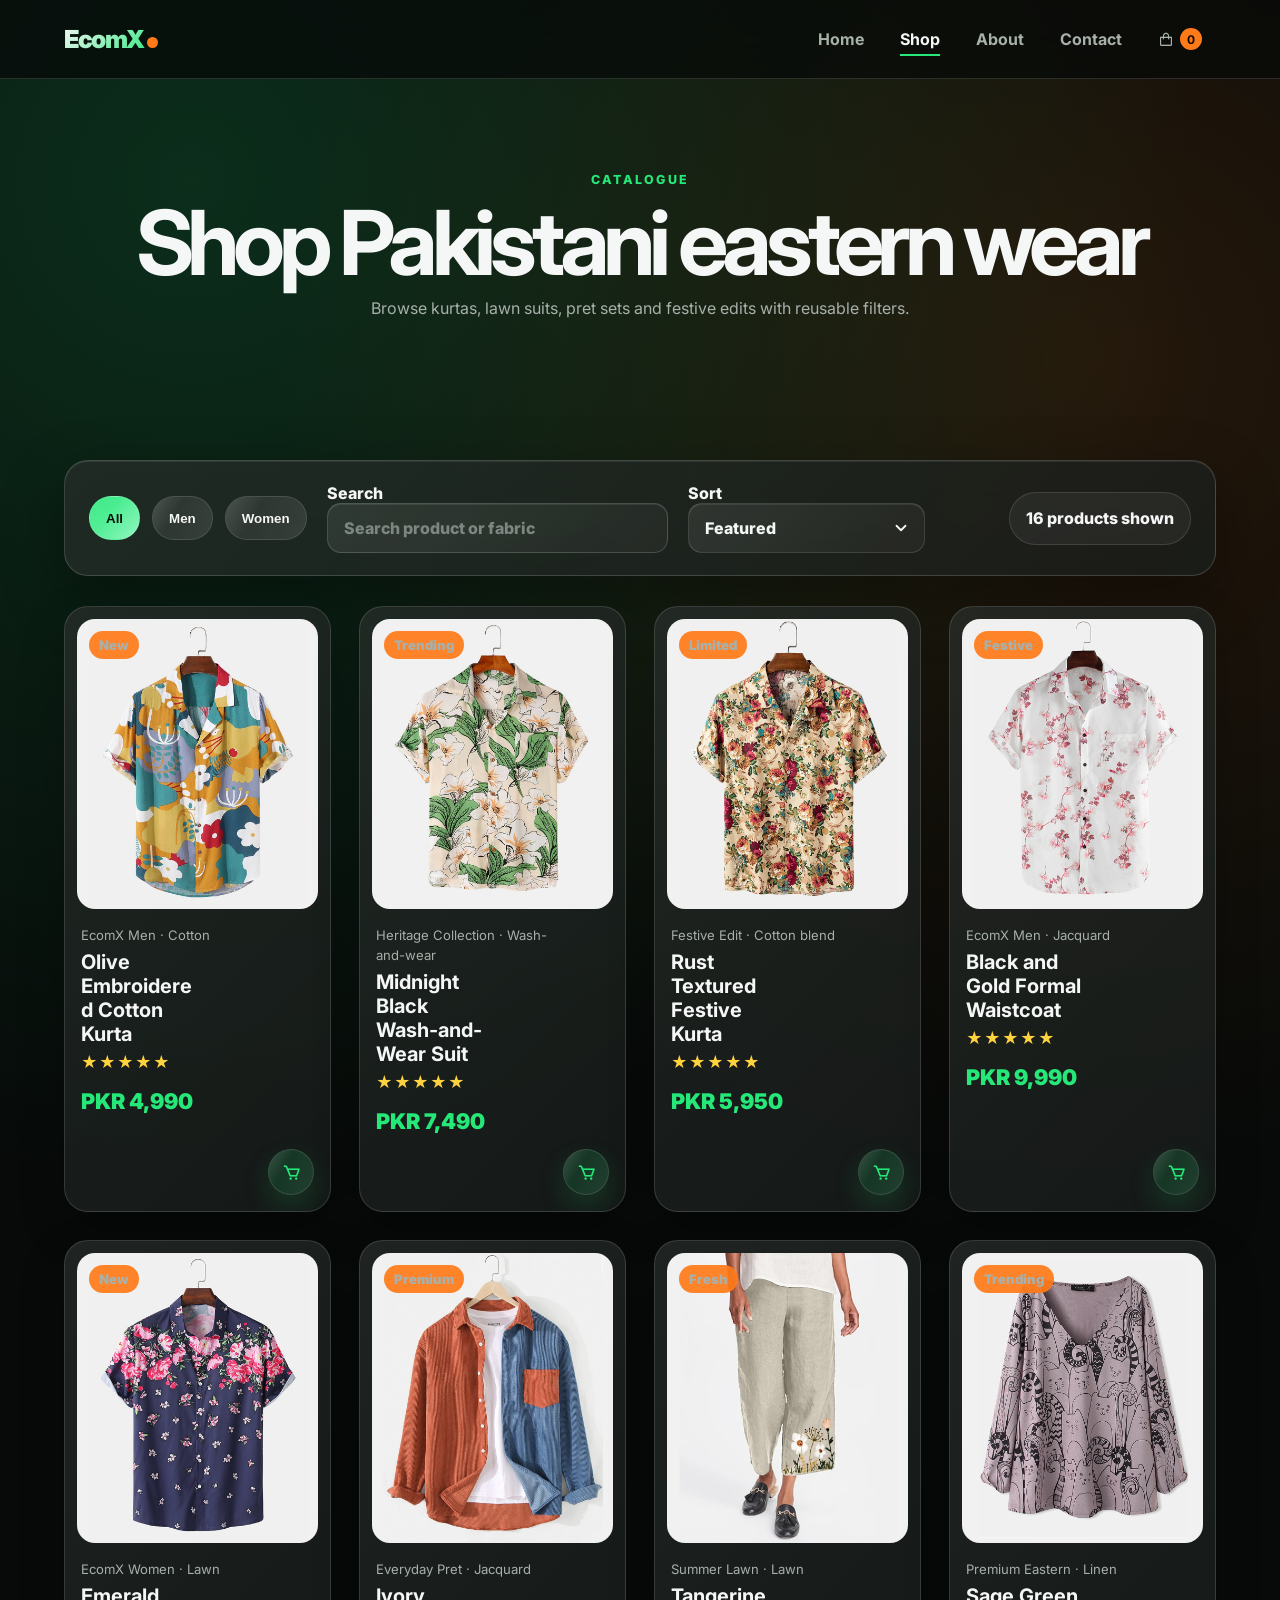
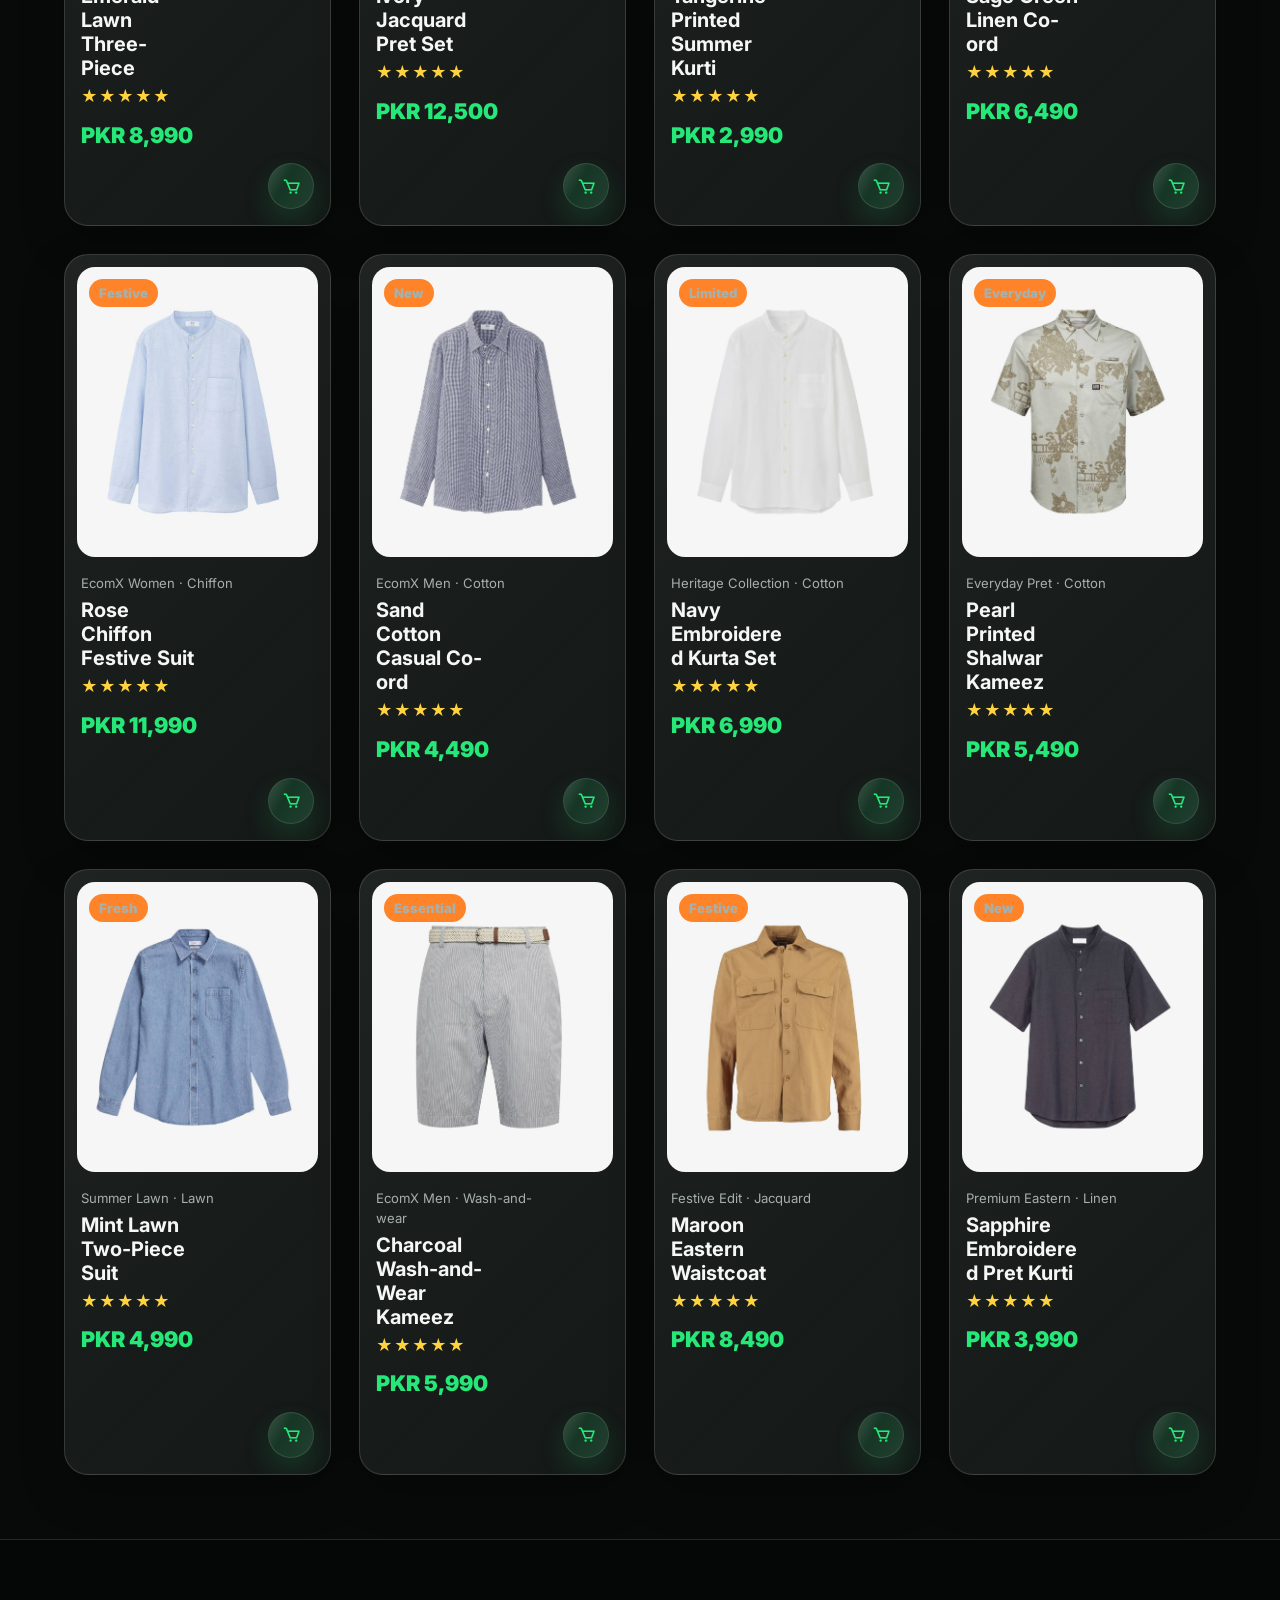
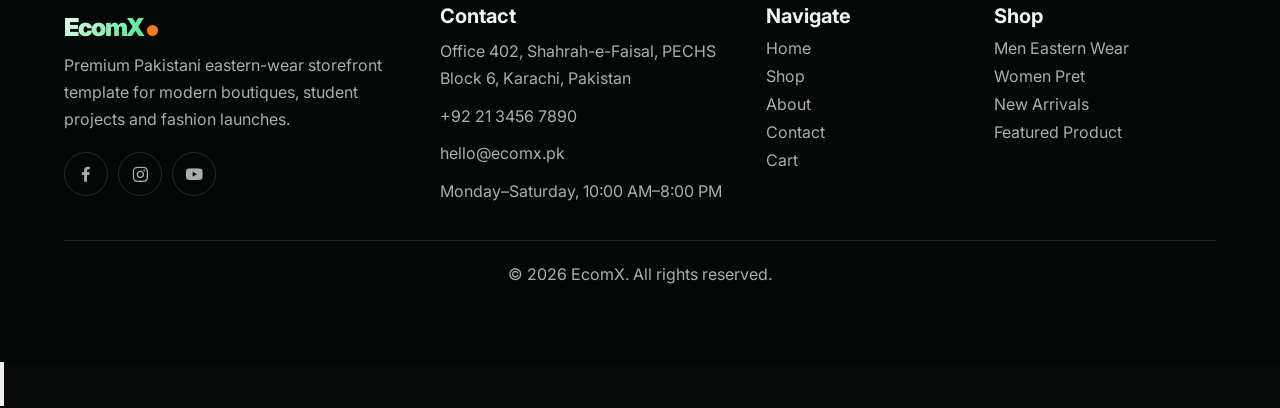
<file: shop.html>
<!DOCTYPE html><html lang="en"><head><meta charset="UTF-8"><meta name="viewport" content="width=device-width, initial-scale=1.0, viewport-fit=cover"><meta name="description" content="Filter and sort EcomX Pakistani menswear and womenswear in PKR."><title>Shop EcomX | Pakistani Fashion Catalogue</title><link rel="icon" type="image/x-icon" href="./img/icon1.png"><link rel="stylesheet" href="https://cdn.jsdelivr.net/npm/boxicons@latest/css/boxicons.min.css"><link rel="stylesheet" href="style.css?v=7"></head><body><header id="header" class="site-header"><a class="brand" href="index.html" aria-label="EcomX home"><span>EcomX</span></a><nav aria-label="Main navigation"><ul id="navbar"><li><a class="" href="index.html">Home</a></li><li><a class="active" href="shop.html">Shop</a></li><li><a class="" href="about.html">About</a></li><li><a class="" href="contact.html">Contact</a></li><li id="lg-bag"><a class="cart-link" href="cart.html" aria-label="Shopping cart"><i class="bx bx-shopping-bag"></i><span class="cart-count" data-cart-count>0</span></a></li></ul></nav><div id="mobile"><a class="cart-link" href="cart.html" aria-label="Shopping cart"><i class="bx bx-shopping-bag"></i><span class="cart-count" data-cart-count>0</span></a><button id="bar" class="icon-button" aria-label="Open menu" aria-controls="navbar" aria-expanded="false"><i class="bx bx-menu"></i></button></div></header><main><section class="page-hero section-p1"><p class="eyebrow">Catalogue</p><h1>Shop Pakistani eastern wear</h1><p>Browse kurtas, lawn suits, pret sets and festive edits with reusable filters.</p></section><section class="catalogue section-p1"><div class="filters glass"><div role="group" aria-label="Category filter"><button class="filter active" data-category="all">All</button><button class="filter" data-category="men">Men</button><button class="filter" data-category="women">Women</button></div><label>Search <input id="search-products" type="search" placeholder="Search product or fabric"></label><label>Sort <select id="sort-products"><option value="featured">Featured</option><option value="low">Price Low to High</option><option value="high">Price High to Low</option></select></label><p id="product-count"></p></div><div class="product-grid" data-product-grid="catalogue"></div><div class="empty-state glass" hidden>No matching products. Try a different category or search.</div></section></main><footer class="site-footer section-p1"><div class="footer-grid"><div><a class="brand" href="index.html"><span>EcomX</span></a><p>Premium Pakistani eastern-wear storefront template for modern boutiques, student projects and fashion launches.</p><div class="social"><a href="https://www.facebook.com/" aria-label="Facebook"><i class="bx bxl-facebook"></i></a><a href="https://www.instagram.com/" aria-label="Instagram"><i class="bx bxl-instagram"></i></a><a href="https://www.youtube.com/" aria-label="YouTube"><i class="bx bxl-youtube"></i></a></div></div><div><h3>Contact</h3><p><a href="https://www.google.com/maps/search/?api=1&query=Office%20402%2C%20Shahrah-e-Faisal%2C%20PECHS%20Block%206%2C%20Karachi%2C%20Pakistan">Office 402, Shahrah-e-Faisal, PECHS Block 6, Karachi, Pakistan</a></p><p><a href="tel:+922134567890">+92 21 3456 7890</a></p><p><a href="mailto:hello@ecomx.pk">hello@ecomx.pk</a></p><p>Monday–Saturday, 10:00 AM–8:00 PM</p></div><div><h3>Navigate</h3><a href="index.html">Home</a><a href="shop.html">Shop</a><a href="about.html">About</a><a href="contact.html">Contact</a><a href="cart.html">Cart</a></div><div><h3>Shop</h3><a href="shop.html?category=men">Men Eastern Wear</a><a href="shop.html?category=women">Women Pret</a><a href="shop.html">New Arrivals</a><a href="sproduct.html">Featured Product</a></div></div><p class="copyright">© 2026 EcomX. All rights reserved.</p></footer><script src="script.js?v=7"></script></body></html>
</file>
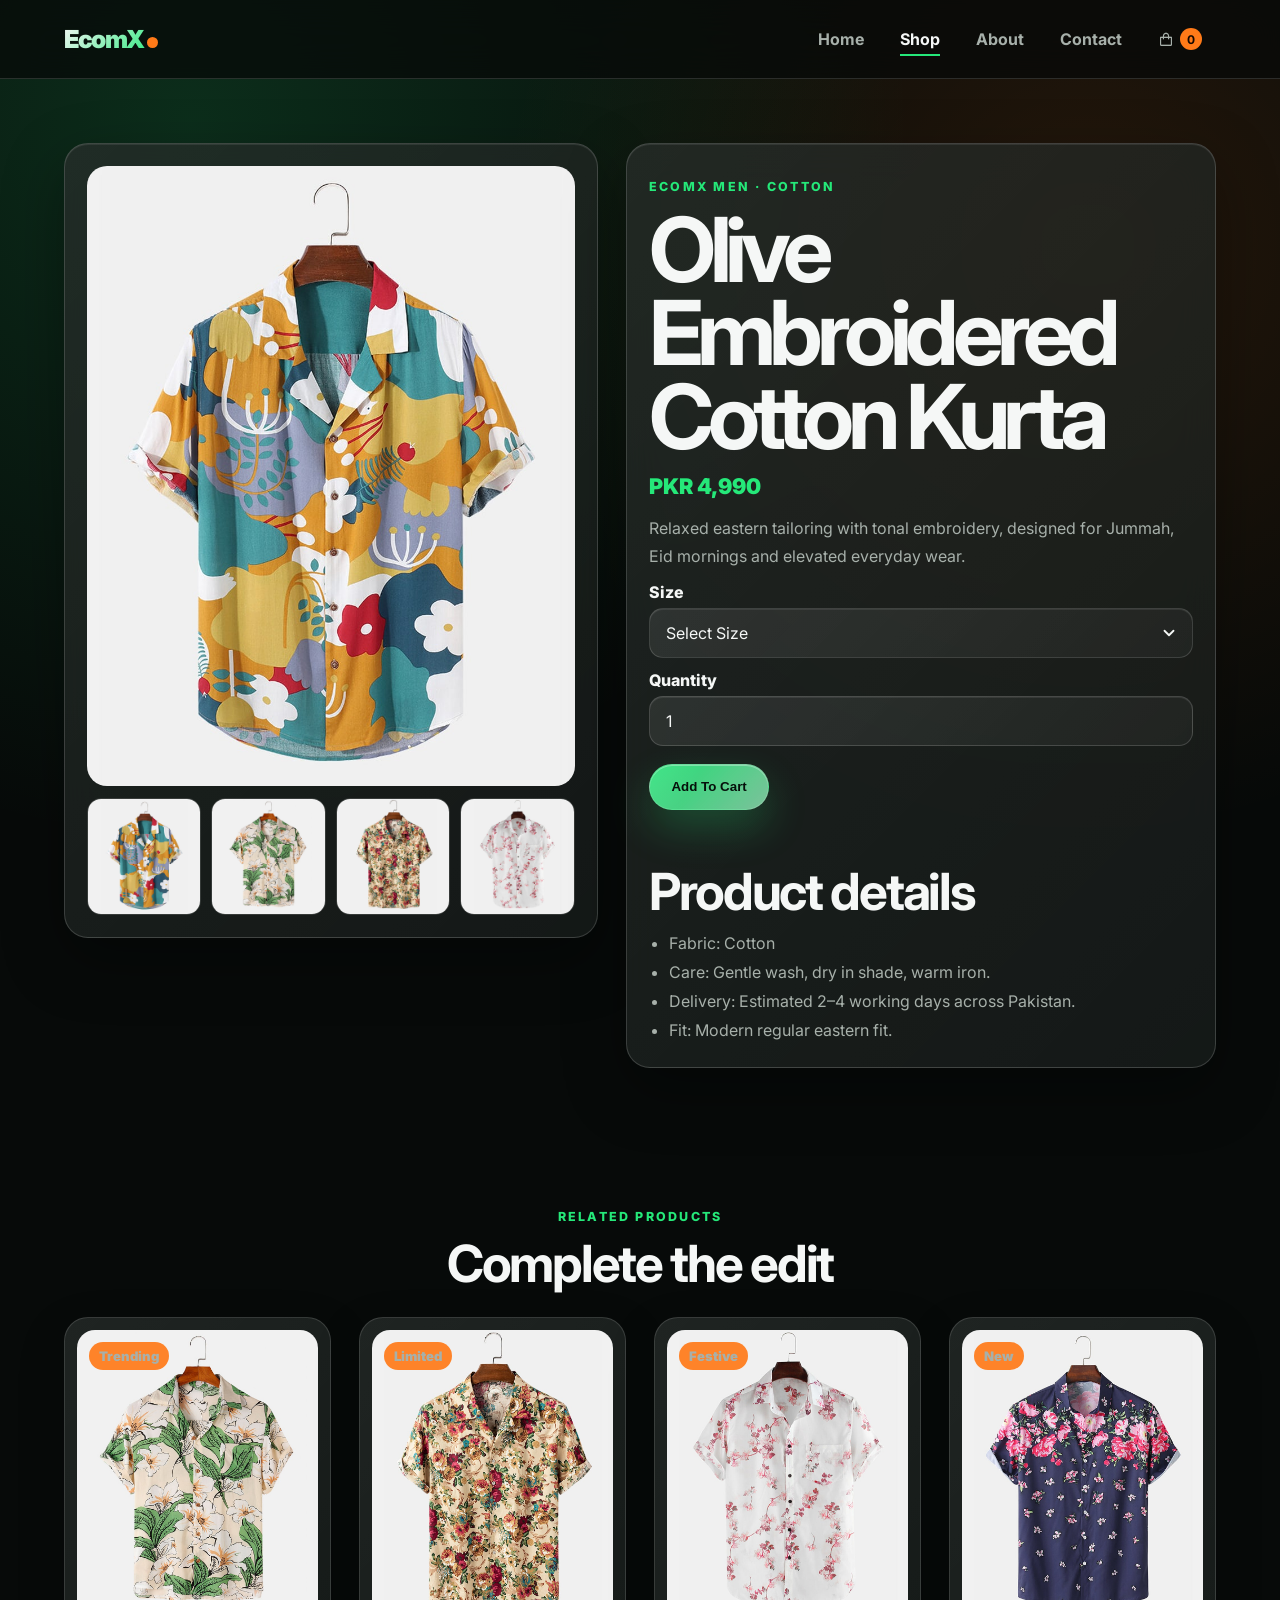
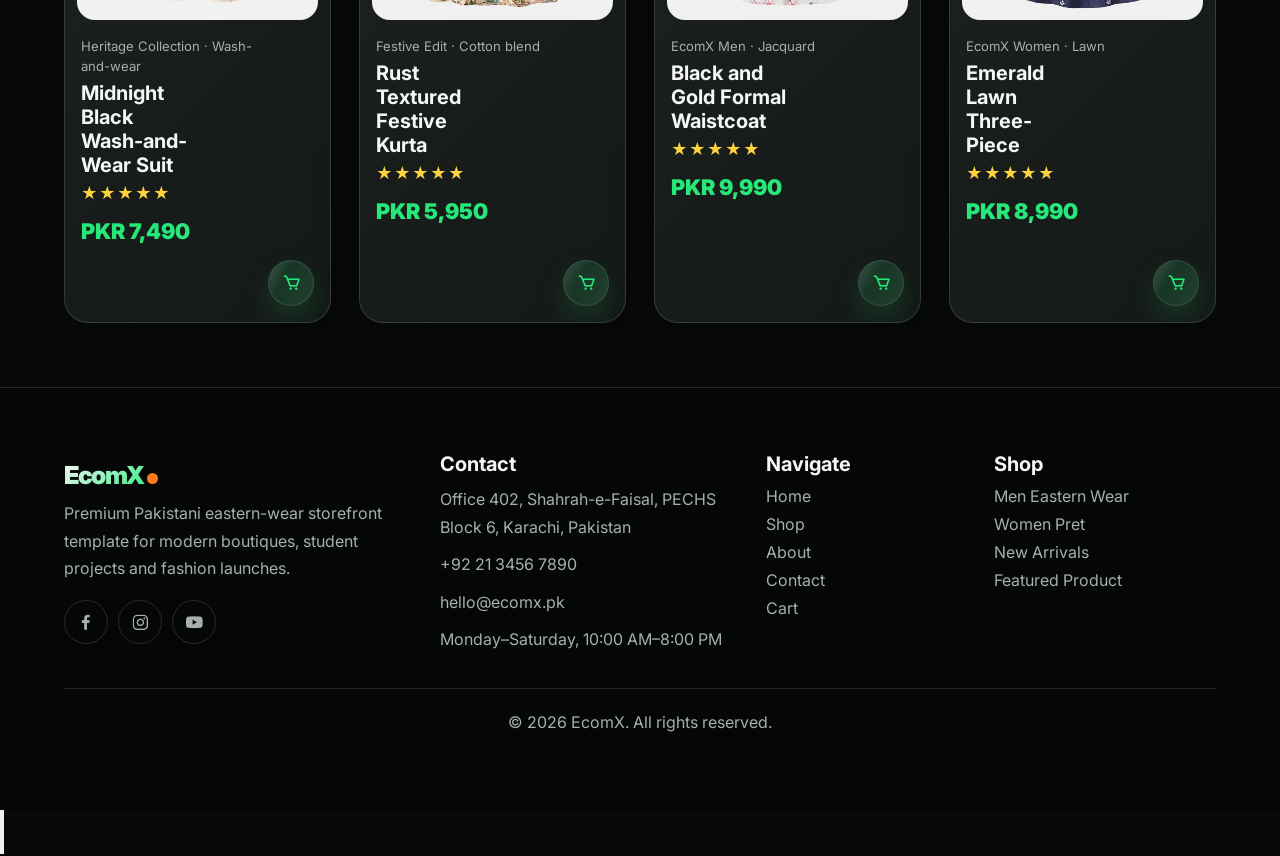
<file: sproduct.html>
<!DOCTYPE html><html lang="en"><head><meta charset="UTF-8"><meta name="viewport" content="width=device-width, initial-scale=1.0, viewport-fit=cover"><meta name="description" content="Detailed EcomX product page with thumbnails, size, quantity and PKR price."><title>Olive Embroidered Cotton Kurta | EcomX</title><link rel="icon" type="image/x-icon" href="./img/icon1.png"><link rel="stylesheet" href="https://cdn.jsdelivr.net/npm/boxicons@latest/css/boxicons.min.css"><link rel="stylesheet" href="style.css?v=7"></head><body><header id="header" class="site-header"><a class="brand" href="index.html" aria-label="EcomX home"><span>EcomX</span></a><nav aria-label="Main navigation"><ul id="navbar"><li><a class="" href="index.html">Home</a></li><li><a class="active" href="shop.html">Shop</a></li><li><a class="" href="about.html">About</a></li><li><a class="" href="contact.html">Contact</a></li><li id="lg-bag"><a class="cart-link" href="cart.html" aria-label="Shopping cart"><i class="bx bx-shopping-bag"></i><span class="cart-count" data-cart-count>0</span></a></li></ul></nav><div id="mobile"><a class="cart-link" href="cart.html" aria-label="Shopping cart"><i class="bx bx-shopping-bag"></i><span class="cart-count" data-cart-count>0</span></a><button id="bar" class="icon-button" aria-label="Open menu" aria-controls="navbar" aria-expanded="false"><i class="bx bx-menu"></i></button></div></header><main><section class="product-detail section-p1"><div class="gallery glass"><img src="img/products/f1.jpg" id="MainImg" alt="Olive Embroidered Cotton Kurta main image"><div class="thumbs"><button><img class="small-img" src="img/products/f1.jpg" alt="Kurta front"></button><button><img class="small-img" src="img/products/f2.jpg" alt="Wash-and-wear suit"></button><button><img class="small-img" src="img/products/f3.jpg" alt="Festive kurta"></button><button><img class="small-img" src="img/products/f4.jpg" alt="Formal waistcoat"></button></div></div><div class="product-info glass"><p class="eyebrow">EcomX Men · Cotton</p><h1>Olive Embroidered Cotton Kurta</h1><p class="price">PKR 4,990</p><p>Relaxed eastern tailoring with tonal embroidery, designed for Jummah, Eid mornings and elevated everyday wear.</p><label for="size">Size</label><select id="size"><option value="">Select Size</option><option>Small</option><option>Medium</option><option>Large</option><option>XL</option></select><label for="qty">Quantity</label><input id="qty" type="number" min="1" value="1"><button class="btn primary" id="detail-add" data-product-id="f1">Add To Cart</button><p class="form-status" role="status"></p><h2>Product details</h2><ul><li>Fabric: Cotton</li><li>Care: Gentle wash, dry in shade, warm iron.</li><li>Delivery: Estimated 2–4 working days across Pakistan.</li><li>Fit: Modern regular eastern fit.</li></ul></div></section><section class="section-p1 collection"><p class="eyebrow">Related products</p><h2>Complete the edit</h2><div class="product-grid" data-product-grid="related"></div></section></main><footer class="site-footer section-p1"><div class="footer-grid"><div><a class="brand" href="index.html"><span>EcomX</span></a><p>Premium Pakistani eastern-wear storefront template for modern boutiques, student projects and fashion launches.</p><div class="social"><a href="https://www.facebook.com/" aria-label="Facebook"><i class="bx bxl-facebook"></i></a><a href="https://www.instagram.com/" aria-label="Instagram"><i class="bx bxl-instagram"></i></a><a href="https://www.youtube.com/" aria-label="YouTube"><i class="bx bxl-youtube"></i></a></div></div><div><h3>Contact</h3><p><a href="https://www.google.com/maps/search/?api=1&query=Office%20402%2C%20Shahrah-e-Faisal%2C%20PECHS%20Block%206%2C%20Karachi%2C%20Pakistan">Office 402, Shahrah-e-Faisal, PECHS Block 6, Karachi, Pakistan</a></p><p><a href="tel:+922134567890">+92 21 3456 7890</a></p><p><a href="mailto:hello@ecomx.pk">hello@ecomx.pk</a></p><p>Monday–Saturday, 10:00 AM–8:00 PM</p></div><div><h3>Navigate</h3><a href="index.html">Home</a><a href="shop.html">Shop</a><a href="about.html">About</a><a href="contact.html">Contact</a><a href="cart.html">Cart</a></div><div><h3>Shop</h3><a href="shop.html?category=men">Men Eastern Wear</a><a href="shop.html?category=women">Women Pret</a><a href="shop.html">New Arrivals</a><a href="sproduct.html">Featured Product</a></div></div><p class="copyright">© 2026 EcomX. All rights reserved.</p></footer><script src="script.js?v=7"></script></body></html>
</file>
<file: style.css>
@import url("https://fonts.googleapis.com/css2?family=Inter:wght@400;500;600;700;800;900&display=swap");
:root{--ink:#070A09;--bg:#070A09;--surface:#111714;--glass:rgba(17,23,20,.74);--green:#25E879;--orange:#FF7A18;--yellow:#FFD23F;--cyan:#38BDF8;--text:#F5F7F6;--muted:#A7B0AA;--line:rgba(245,247,246,.14);--radius:24px;--radius-sm:14px;--shadow:0 24px 70px rgba(0,0,0,.38);--section:clamp(28px,5vw,80px);--trans:240ms ease}
*{box-sizing:border-box;margin:0;padding:0}html{scroll-behavior:smooth}body{font-family:Inter,system-ui,sans-serif;background:radial-gradient(circle at 15% 5%,rgba(37,232,121,.16),transparent 28%),radial-gradient(circle at 85% 10%,rgba(255,122,24,.12),transparent 24%),var(--bg);color:var(--text);min-width:0;overflow-x:hidden}img{max-width:100%;display:block}a{color:inherit;text-decoration:none}p{color:var(--muted);line-height:1.7;margin:.65rem 0}h1{font-size:clamp(2.4rem,7vw,6.8rem);line-height:.93;letter-spacing:-.07em}h2{font-size:clamp(1.75rem,4vw,3.6rem);line-height:1;letter-spacing:-.045em}h3{font-size:1.25rem}.section-p1{padding:var(--section)}.eyebrow{color:var(--green);text-transform:uppercase;letter-spacing:.18em;font-weight:800;font-size:.78rem}.glass{background:var(--glass);border:1px solid var(--line);box-shadow:var(--shadow);backdrop-filter:blur(18px);-webkit-backdrop-filter:blur(18px);border-radius:var(--radius)}@supports not ((backdrop-filter:blur(1px)) or (-webkit-backdrop-filter:blur(1px))){.glass,.site-header,#navbar{background:#111714}}
.btn,button{min-height:44px}.btn,.icon-button,.filter{border:0;cursor:pointer;transition:transform var(--trans),box-shadow var(--trans),background var(--trans),border-color var(--trans);font-weight:800}.btn{display:inline-flex;align-items:center;justify-content:center;gap:.5rem;border-radius:999px;padding:.9rem 1.35rem}.primary{background:linear-gradient(135deg,var(--green),#9afec6);color:#06100b;box-shadow:0 12px 30px rgba(37,232,121,.22)}.secondary{border:1px solid var(--line);color:var(--text);background:rgba(255,255,255,.05)}.btn:hover,.icon-button:hover,.filter:hover{transform:translateY(-2px)}:focus-visible{outline:3px solid var(--yellow);outline-offset:3px}.site-header{position:sticky;top:0;z-index:50;display:flex;align-items:center;justify-content:space-between;padding:16px clamp(18px,5vw,80px);background:rgba(7,10,9,.74);border-bottom:1px solid var(--line);backdrop-filter:blur(20px);-webkit-backdrop-filter:blur(20px)}.brand span{font-size:1.55rem;font-weight:900;letter-spacing:-.06em;background:linear-gradient(135deg,var(--text),var(--green));-webkit-background-clip:text;color:transparent}.brand span:after{content:"";display:inline-block;width:.45em;height:.45em;margin-left:.12em;border-radius:50%;background:var(--orange)}#navbar{display:flex;align-items:center;gap:8px;list-style:none}#navbar a{position:relative;padding:12px 14px;color:var(--muted);font-weight:700}#navbar a:after{content:"";position:absolute;left:14px;right:14px;bottom:5px;height:2px;background:var(--green);transform:scaleX(0);transition:transform var(--trans);transform-origin:left}#navbar a:hover,#navbar a.active{color:var(--text)}#navbar a:hover:after,#navbar a.active:after{transform:scaleX(1)}.cart-link{display:inline-flex;align-items:center;gap:6px}.cart-count{background:var(--orange);color:#130701;border-radius:999px;min-width:22px;height:22px;display:inline-flex;align-items:center;justify-content:center;font-size:.75rem}.icon-button{background:rgba(255,255,255,.06);color:var(--text);border-radius:12px;padding:10px;border:1px solid var(--line)}#mobile,#close{display:none}.hero{display:grid;grid-template-columns:1.05fr .95fr;gap:32px;align-items:center;min-height:calc(100vh - 76px)}.hero-copy>p:not(.eyebrow){font-size:1.12rem;max-width:620px}.actions{display:flex;gap:14px;flex-wrap:wrap;margin-top:24px}.hero-media{position:relative}.hero-media img,.about-hero img{height:min(70vh,720px);width:100%;object-fit:cover;border-radius:36px;border:1px solid var(--line);filter:saturate(1.05) contrast(1.04)}.stat{position:absolute;right:24px;bottom:24px;padding:20px;max-width:190px}.stat strong{display:block;font-size:2.4rem;color:var(--yellow)}.collection{text-align:center}.collection>p{max-width:760px;margin-inline:auto}.product-grid{display:grid;grid-template-columns:repeat(4,minmax(0,1fr));gap:clamp(18px,2.2vw,28px);margin-top:28px;text-align:left}.product-card{position:relative;overflow:hidden;padding:12px;min-width:0;border-radius:var(--radius);background:rgba(17,23,20,.68);border:1px solid var(--line);box-shadow:0 18px 46px rgba(0,0,0,.22);transition:transform var(--trans),border-color var(--trans),box-shadow var(--trans)}.product-card:hover{transform:translateY(-7px);border-color:rgba(37,232,121,.55);box-shadow:0 28px 70px rgba(37,232,121,.12)}.product-card .image{overflow:hidden;border-radius:18px;background:#1b211e}.product-card img{width:100%;height:290px;object-fit:cover;transition:transform 320ms ease}.product-card:hover img{transform:scale(1.055)}.badge{position:absolute;top:24px;left:24px;background:rgba(255,122,24,.92);color:var(--ink);border-radius:999px;padding:6px 10px;font-weight:900;font-size:.72rem}.product-card .meta{padding:15px 4px 4px}.product-card span{color:var(--muted);font-size:.82rem}.product-card h3{margin:6px 0;min-height:2.7em;overflow-wrap:anywhere;padding-right:58px}.stars{color:var(--yellow);letter-spacing:1px}.price{color:var(--green);font-size:1.35rem;font-weight:900}.cart-btn{position:absolute;right:16px;bottom:16px;border-radius:50%;width:46px;height:46px;min-width:46px;padding:0;border:1px solid var(--line);background:rgba(37,232,121,.14);color:var(--green);font-size:1.2rem}.promo-banner .glass{padding:clamp(28px,7vw,82px);background:linear-gradient(120deg,rgba(17,23,20,.9),rgba(37,232,121,.1)),url("img/banner/b2.jpg") center/cover}.newsletter-panel{display:grid;grid-template-columns:1fr 1fr;gap:24px;padding:32px}.newsletter-form div{display:flex;gap:10px}.newsletter-form label,.contact-form label,.filters label,.product-info label{display:block;color:var(--text);font-weight:800;margin:12px 0 6px}input,select,textarea{width:100%;background:rgba(255,255,255,.07);border:1px solid var(--line);border-radius:14px;color:var(--text);padding:14px 16px;font:inherit}input::placeholder,textarea::placeholder{color:#7d8781}.form-status{min-height:1.5em;color:var(--yellow)}.page-hero{text-align:center;padding-top:80px}.page-hero p{max-width:760px;margin-inline:auto}.filters{display:flex;gap:14px;align-items:end;justify-content:space-between;flex-wrap:wrap;padding:18px}.filter{padding:12px 16px;border-radius:999px;background:rgba(255,255,255,.07);color:var(--text);border:1px solid var(--line)}.filter.active{background:var(--green);color:#071009}.empty-state{padding:32px;text-align:center;margin-top:24px}.product-detail{display:grid;grid-template-columns:.95fr 1.05fr;gap:28px;align-items:start}.gallery,.product-info,.contact-card,.contact-form,.cart-items,.cart-summary{padding:22px}.gallery>img{width:100%;height:620px;object-fit:cover;border-radius:20px}.thumbs{display:grid;grid-template-columns:repeat(4,1fr);gap:10px;margin-top:12px}.thumbs button{background:transparent;border:1px solid var(--line);border-radius:14px;overflow:hidden;cursor:pointer}.thumbs img{height:115px;width:100%;object-fit:cover}.product-info ul{margin:12px 0 0 20px;color:var(--muted);line-height:1.8}.about-hero{display:grid;grid-template-columns:1fr .9fr;gap:32px;align-items:center}.values,.contact-layout,.cart-layout{display:grid;grid-template-columns:repeat(3,1fr);gap:20px}.values article{padding:24px}.contact-layout{grid-template-columns:.85fr 1.15fr}.contact-card p{display:flex;gap:10px;align-items:flex-start}.contact-card i{color:var(--green);font-size:1.3rem;margin-top:4px}.cart-layout{grid-template-columns:1fr 360px;align-items:start}.cart-row{display:grid;grid-template-columns:96px 1fr auto;gap:16px;align-items:center;border-bottom:1px solid var(--line);padding:14px 0}.cart-row img{width:96px;height:110px;object-fit:cover;border-radius:14px}.qty-controls{display:flex;align-items:center;gap:8px}.qty-controls button,.remove-btn{border:1px solid var(--line);background:rgba(255,255,255,.06);color:var(--text);border-radius:10px;padding:8px 11px;cursor:pointer}.cart-summary p{display:flex;justify-content:space-between}.total{border-top:1px solid var(--line);padding-top:14px}.site-footer{border-top:1px solid var(--line);background:rgba(0,0,0,.34)}.footer-grid{display:grid;grid-template-columns:1.4fr 1.2fr .8fr .9fr;gap:30px}.site-footer h3{margin-bottom:10px}.site-footer a{display:block;color:var(--muted);margin:8px 0}.site-footer a:hover,.social a:hover{color:var(--green)}.social{display:flex;gap:10px}.social a{width:44px;height:44px;border-radius:50%;display:inline-flex;align-items:center;justify-content:center;border:1px solid var(--line);font-size:1.25rem}.copyright{text-align:center;border-top:1px solid var(--line);padding-top:20px;margin-top:24px}
@media(max-width:1024px){.product-grid{grid-template-columns:repeat(3,1fr)}.hero,.about-hero,.product-detail{grid-template-columns:1fr}.footer-grid{grid-template-columns:repeat(2,1fr)}}
@media(max-width:900px){.site-header{padding:12px 18px}#navbar{position:fixed;right:0;top:0;height:100dvh;width:min(82vw,340px);flex-direction:column;align-items:flex-start;gap:10px;padding:92px 26px 28px;background:rgba(17,23,20,.97);border-left:1px solid var(--line);transform:translateX(105%);opacity:0;visibility:hidden;pointer-events:none;transition:transform var(--trans),opacity var(--trans),visibility var(--trans);backdrop-filter:blur(18px);-webkit-backdrop-filter:blur(18px);box-shadow:-24px 0 70px rgba(0,0,0,.42);z-index:70}#navbar.active{transform:translateX(0);opacity:1;visibility:visible;pointer-events:auto}#navbar a{display:block;font-size:1.05rem;padding:14px 4px}#mobile{display:flex;gap:10px;align-items:center;position:relative;z-index:90}#close{display:none;visibility:hidden;pointer-events:none}body.nav-open{overflow:hidden}.nav-overlay{position:fixed;inset:0;background:rgba(0,0,0,.5);opacity:0;visibility:hidden;pointer-events:none;transition:opacity var(--trans),visibility var(--trans);z-index:60}.nav-overlay.active{opacity:1;visibility:visible;pointer-events:auto}.menu-toggle{width:46px;height:46px;display:inline-flex;align-items:center;justify-content:center}.menu-toggle i{font-size:1.45rem}#lg-bag{display:none}.hero{min-height:auto}.product-grid{grid-template-columns:repeat(2,1fr);gap:14px}.product-card img{height:230px}.values,.contact-layout,.cart-layout,.newsletter-panel{grid-template-columns:1fr}.newsletter-form div{flex-direction:column}.cart-summary{position:static}.gallery>img{height:420px}.footer-grid{grid-template-columns:1fr}}
@media(max-width:480px){.section-p1{padding:28px 16px}h1{font-size:2.55rem}.product-grid{grid-template-columns:1fr}.product-card img{height:310px}.cart-row{grid-template-columns:72px 1fr}.cart-row img{width:72px;height:84px}.cart-row>div:last-child{grid-column:1/-1}.thumbs img{height:74px}.actions{flex-direction:column}.btn{width:100%}}
@media(prefers-reduced-motion:reduce){*,*:before,*:after{animation:none!important;transition:none!important;scroll-behavior:auto!important}}

/* Iteration 2 refinements: reusable spacing, liquid glass and editorial sections */
.glass{background:linear-gradient(135deg,rgba(255,255,255,.085),rgba(255,255,255,.025)),var(--glass);border-color:rgba(255,255,255,.16);box-shadow:0 22px 60px rgba(0,0,0,.34),inset 0 1px 0 rgba(255,255,255,.08)}
.btn,.filter,.icon-button,.qty-controls button,.remove-btn,.faq-question{position:relative;isolation:isolate;overflow:hidden;line-height:1.15}
.btn{margin-top:clamp(14px,2vw,22px);border:1px solid rgba(255,255,255,.18);box-shadow:0 14px 34px rgba(0,0,0,.22),inset 0 1px 0 rgba(255,255,255,.16)}
.btn::before,.filter::before,.cart-btn::before{content:"";position:absolute;inset:0;z-index:-1;background:linear-gradient(120deg,rgba(255,255,255,.22),transparent 38%,rgba(255,255,255,.08));opacity:.65;transition:opacity var(--trans),transform var(--trans)}
.btn:hover::before,.filter:hover::before,.cart-btn:hover::before{opacity:1;transform:translateX(6%)}
.primary{background:linear-gradient(135deg,rgba(37,232,121,.96),rgba(154,254,198,.72));box-shadow:0 18px 40px rgba(37,232,121,.24),inset 0 1px 0 rgba(255,255,255,.32)}
.secondary{background:linear-gradient(135deg,rgba(255,255,255,.09),rgba(255,255,255,.035));box-shadow:inset 0 1px 0 rgba(255,255,255,.1)}
.btn:active,.cart-btn:active,.filter:active{transform:translateY(0) scale(.98)}
.actions,.newsletter-form div,.qty-controls{gap:16px}.cart-summary .btn,.product-info .btn,.contact-form .btn{margin-top:18px;margin-bottom:10px}.form-status{margin-top:12px}.product-card .meta{padding-bottom:60px}.cart-btn{display:inline-flex;align-items:center;justify-content:center;box-shadow:0 12px 28px rgba(37,232,121,.15)}
input,select,textarea{min-height:50px;background:linear-gradient(135deg,rgba(255,255,255,.085),rgba(255,255,255,.035));border-color:rgba(255,255,255,.16);box-shadow:inset 0 1px 0 rgba(255,255,255,.08);transition:border-color var(--trans),box-shadow var(--trans),background var(--trans)}
input:hover,select:hover,textarea:hover,input:focus,select:focus,textarea:focus{border-color:rgba(37,232,121,.55);box-shadow:0 0 0 4px rgba(37,232,121,.08),inset 0 1px 0 rgba(255,255,255,.1);outline:0}
select{appearance:none;-webkit-appearance:none;background-image:linear-gradient(135deg,rgba(255,255,255,.085),rgba(255,255,255,.035)),url("data:image/svg+xml,%3Csvg xmlns='http://www.w3.org/2000/svg' width='18' height='18' viewBox='0 0 24 24' fill='none' stroke='%23F5F7F6' stroke-width='2.4' stroke-linecap='round' stroke-linejoin='round'%3E%3Cpath d='m6 9 6 6 6-6'/%3E%3C/svg%3E");background-repeat:no-repeat;background-position:0 0,right 14px center;background-size:auto,18px;padding-right:46px;color:var(--text)}
select option{background:#0b100e;color:#f5f7f6}.filters{align-items:center;gap:18px 20px;padding:22px 24px;margin-bottom:30px}.filters label{min-width:min(100%,230px);margin:0}.filters [role="group"]{display:flex;gap:12px;flex-wrap:wrap}.filter.active{background:linear-gradient(135deg,var(--green),#8df6bd)}#product-count{align-self:center;min-width:150px;margin:0 0 0 auto;padding:12px 16px;text-align:center;border:1px solid rgba(255,255,255,.12);border-radius:999px;background:rgba(255,255,255,.055);color:var(--text);font-weight:800}
.festive-banner{position:relative;display:grid;grid-template-columns:1.05fr .75fr;gap:clamp(24px,5vw,56px);align-items:center;padding:clamp(30px,6vw,70px);overflow:hidden;background:radial-gradient(circle at 18% 18%,rgba(255,122,24,.28),transparent 28%),radial-gradient(circle at 82% 24%,rgba(37,232,121,.24),transparent 30%),linear-gradient(135deg,rgba(9,13,12,.96),rgba(20,30,25,.88))}
.festive-banner::after{content:"";position:absolute;inset:1px;border-radius:inherit;background:linear-gradient(120deg,rgba(255,255,255,.1),transparent 30%,rgba(37,232,121,.08));pointer-events:none}.promo-copy{position:relative;z-index:1;max-width:720px}.promo-copy p:not(.eyebrow){max-width:610px}.promo-copy .offer{display:inline-flex;margin-top:18px;margin-bottom:4px;padding:8px 12px;border-radius:999px;background:rgba(255,122,24,.14);border:1px solid rgba(255,122,24,.32);color:var(--yellow);font-weight:900}.promo-copy .btn{margin-top:22px}.promo-media{position:relative;z-index:1}.promo-media img{width:100%;height:430px;object-fit:cover;border-radius:30px;border:1px solid rgba(255,255,255,.18);box-shadow:0 24px 60px rgba(0,0,0,.36)}.discount-badge{position:absolute;top:18px;left:18px;z-index:2;padding:10px 14px;border-radius:999px;background:linear-gradient(135deg,var(--orange),var(--yellow));color:#160800;font-weight:900;box-shadow:0 12px 30px rgba(255,122,24,.25)}
.section-heading{text-align:center;max-width:760px;margin:0 auto 28px}.mood-grid{display:grid;grid-template-columns:1.2fr .8fr .8fr;grid-auto-rows:240px;gap:18px}.mood-tile{position:relative;overflow:hidden;border-radius:var(--radius);border:1px solid rgba(255,255,255,.16);background:#101713;box-shadow:0 20px 50px rgba(0,0,0,.28)}.mood-large{grid-row:span 2}.mood-wide{grid-column:span 2}.mood-tile img{width:100%;height:100%;object-fit:cover;filter:saturate(1.08) contrast(1.04);transition:transform 520ms ease}.mood-tile::before{content:"";position:absolute;inset:0;z-index:1;background:linear-gradient(180deg,rgba(0,0,0,.08),rgba(0,0,0,.82)),radial-gradient(circle at 22% 18%,rgba(37,232,121,.24),transparent 28%);pointer-events:none}.mood-tile:nth-child(2)::before{background:linear-gradient(180deg,rgba(0,0,0,.08),rgba(0,0,0,.84)),radial-gradient(circle at 82% 15%,rgba(255,122,24,.32),transparent 30%)}.mood-tile:nth-child(3)::before{background:linear-gradient(180deg,rgba(0,0,0,.12),rgba(0,0,0,.84)),radial-gradient(circle at 15% 20%,rgba(255,255,255,.16),transparent 28%)}.mood-tile:nth-child(4)::before{background:linear-gradient(180deg,rgba(0,0,0,.04),rgba(0,0,0,.84)),radial-gradient(circle at 78% 15%,rgba(255,210,63,.28),transparent 30%)}.mood-tile div{position:absolute;z-index:2;left:22px;right:22px;bottom:22px}.mood-tile span{color:var(--orange);font-weight:900;text-transform:uppercase;letter-spacing:.12em;font-size:.8rem}.mood-tile p{max-width:520px;color:#dbe3df}.mood-link{display:inline-flex;align-items:center;gap:6px;margin-top:12px;color:var(--text);font-weight:900}.mood-link i{transition:transform var(--trans);color:var(--green)}.mood-tile:hover img{transform:scale(1.065)}.mood-tile:hover .mood-link i{transform:translateX(5px)}
.faq-section{padding-top:0}.faq-list{max-width:940px;margin:0 auto;padding:14px}.faq-item+.faq-item{border-top:1px solid rgba(255,255,255,.11)}.faq-question{width:100%;display:flex;justify-content:space-between;align-items:center;gap:16px;padding:18px 10px;background:transparent;color:var(--text);border:0;text-align:left;font:inherit;font-weight:900;cursor:pointer}.faq-question i{color:var(--green);font-size:1.45rem;transition:transform var(--trans)}.faq-question[aria-expanded="true"] i{transform:rotate(180deg)}.faq-answer{display:grid;grid-template-rows:0fr;transition:grid-template-rows 260ms ease}.faq-answer.open{grid-template-rows:1fr}.faq-answer p{overflow:hidden;margin:0;padding:0 10px 18px;color:var(--muted)}
.contact-card,.contact-form,.cart-summary,.cart-items,.product-info,.gallery,.newsletter-panel,.filters,.product-card{background:linear-gradient(135deg,rgba(255,255,255,.075),rgba(255,255,255,.026)),rgba(17,23,20,.72)}
@media(max-width:1024px){.festive-banner{grid-template-columns:1fr .8fr}.mood-grid{grid-template-columns:1fr 1fr;grid-auto-rows:250px}.mood-large,.mood-wide{grid-column:span 1;grid-row:span 1}.filters{align-items:stretch}#product-count{margin:4px 0 0;width:100%}}
@media(max-width:900px){.festive-banner{grid-template-columns:1fr;text-align:center}.promo-copy,.promo-copy p:not(.eyebrow){margin-inline:auto}.festive-actions{justify-content:center}.promo-media img{height:360px}.mood-grid{grid-template-columns:1fr;grid-auto-rows:300px}.mood-large,.mood-wide{grid-column:auto}.filters{flex-direction:column;align-items:stretch}.filters label,.filters [role="group"]{width:100%}.filter{flex:1}.faq-question{padding:16px 6px}.cart-summary .btn{width:100%}}
@media(max-width:480px){.promo-media img{height:300px}.festive-banner{padding:24px}.festive-actions{flex-direction:column;align-items:center}.festive-actions .btn{width:auto;max-width:100%;margin-top:0}.mood-grid{grid-auto-rows:280px}.newsletter-form .btn{margin-top:6px}.filters [role="group"]{gap:8px}.filter{padding:11px 12px}}


/* Iteration 3 responsive stability refinements */
.icon-button,.cart-btn,.social a{display:inline-flex;align-items:center;justify-content:center;flex:0 0 auto}.icon-button i,.cart-btn i,.social i{line-height:1}.cart-btn{z-index:3;overflow:hidden}.cart-btn:hover{transform:translateY(-2px)}.cart-btn:focus-visible{outline:3px solid var(--yellow);outline-offset:4px}.product-card .meta{padding-right:62px}.product-card .price{margin-bottom:0}.festive-actions{display:flex;align-items:center;gap:16px;flex-wrap:wrap;margin-top:24px}.festive-actions .btn{margin-top:0}.promo-copy .offer{margin:0;padding:9px 14px;color:var(--ink);background:linear-gradient(135deg,rgba(255,122,24,.95),rgba(255,210,63,.9));box-shadow:0 12px 28px rgba(255,122,24,.18)}.festive-composition{min-height:470px;isolation:isolate}.promo-main-img{position:relative;z-index:2;max-width:82%;margin-left:auto}.promo-float{position:absolute;z-index:3;width:38%;height:190px!important;object-fit:cover;border-radius:24px;border:1px solid rgba(255,255,255,.2);box-shadow:0 20px 44px rgba(0,0,0,.34)}.promo-float-one{left:0;bottom:34px}.promo-float-two{right:8px;top:18px;width:32%;height:160px!important}.promo-orb{position:absolute;border-radius:999px;filter:blur(.2px);z-index:1}.promo-orb-one{left:8%;top:12%;width:170px;height:170px;background:radial-gradient(circle,rgba(37,232,121,.32),transparent 68%)}.discount-badge{color:var(--ink);right:auto}.values article{position:relative;overflow:hidden}.values article::before{content:"";display:block;width:46px;height:3px;margin-bottom:18px;border-radius:999px;background:linear-gradient(90deg,var(--green),var(--orange))}.values article h2{font-size:clamp(1.4rem,2.5vw,2rem);font-weight:800;letter-spacing:-.035em;line-height:1.15;text-transform:capitalize}.values article p{max-width:60ch;line-height:1.75;margin-top:14px;color:#c7d0cb}.faq-answer{max-height:0;overflow:hidden;opacity:0;visibility:hidden;transition:max-height 260ms ease,opacity 220ms ease,visibility 260ms ease}.faq-answer.open{opacity:1;visibility:visible}.faq-answer p{padding:0 10px 18px}.mood-grid{gap:clamp(16px,2vw,26px)}.newsletter-panel,.values,.contact-layout,.cart-layout{gap:clamp(18px,2vw,26px)}@media(max-width:1024px){.product-grid{grid-template-columns:repeat(2,minmax(0,1fr))}.values{grid-template-columns:1fr}.festive-composition{min-height:430px}.promo-main-img{max-width:76%;margin-inline:auto}.promo-float-one{left:3%}}@media(max-width:620px){.product-grid{grid-template-columns:1fr}.product-card img{height:310px}.product-card .meta{padding-right:62px}.festive-composition{min-height:390px}.promo-main-img{max-width:88%}.promo-float{width:42%;height:140px!important}.promo-float-two{height:125px!important}.discount-badge{top:12px;left:12px}}@media(max-width:360px){.section-p1{padding-left:14px;padding-right:14px}.product-card img{height:280px}.cart-btn{right:16px;bottom:16px}.promo-float{display:none}.festive-composition{min-height:auto}.promo-main-img{max-width:100%}}


/* Iteration 4: mobile drawer clickability and horizontal-overflow fix */
html,
body {
  width: 100%;
  max-width: 100%;
  overflow-x: hidden;
}

@supports (overflow: clip) {
  html,
  body {
    overflow-x: clip;
  }
}

.site-header,
main,
footer,
section {
  max-width: 100%;
}

.site-header {
  width: 100%;
  z-index: 1000;
}

html.nav-open,
body.nav-open {
  overflow: hidden;
  overscroll-behavior: none;
}

@media (max-width: 900px) {
  #navbar {
    right: 0;
    left: auto;
    width: min(84vw, 340px);
    max-width: calc(100vw - 24px);
    transform: translate3d(110%, 0, 0);
    z-index: 1001;
    overflow-x: hidden;
    overflow-y: auto;
    overscroll-behavior: contain;
    touch-action: pan-y;
  }

  #navbar.active {
    transform: translate3d(0, 0, 0);
    pointer-events: auto;
  }

  #navbar li {
    width: 100%;
  }

  #navbar a {
    width: 100%;
    min-height: 48px;
    display: flex;
    align-items: center;
    touch-action: manipulation;
  }

  #mobile {
    z-index: 1002;
  }

  .menu-toggle {
    position: relative;
    z-index: 1003;
    touch-action: manipulation;
  }

  .nav-overlay {
    z-index: 900;
    width: 100%;
    max-width: 100vw;
    border: 0;
    padding: 0;
    touch-action: manipulation;
  }
}

@media (max-width: 480px) {
  .site-header {
    padding-inline: 14px;
  }

  #navbar {
    width: min(88vw, 340px);
    max-width: calc(100vw - 16px);
    padding-inline: 22px;
  }

  .section-p1,
  .hero,
  .product-grid,
  .newsletter-panel,
  .festive-banner,
  .mood-grid,
  .footer-grid {
    min-width: 0;
  }
}

/* Iteration 5: robust phone drawer and true overflow removal */
html {
  width: 100%;
  max-width: 100%;
  overflow-x: hidden;
}

body {
  position: relative;
  width: 100%;
  max-width: 100%;
  min-width: 0;
  overflow-x: hidden;
}

.site-header,
main,
footer,
section,
.product-grid,
.mood-grid,
.festive-banner,
.newsletter-panel {
  min-width: 0;
  max-width: 100%;
}

.site-header {
  width: 100%;
  z-index: 1000;
}

html.nav-open,
body.nav-open {
  overflow: hidden;
  overscroll-behavior: none;
}

@media (max-width: 900px) {
  /* Mobile Safari can treat fixed children of a backdrop-filtered header
     as header-relative. Use an opaque glass fallback at drawer widths. */
  .site-header {
    background: rgba(7, 10, 9, 0.98);
    backdrop-filter: none;
    -webkit-backdrop-filter: none;
  }

  #navbar {
    position: fixed;
    top: 0;
    right: 0;
    left: auto;
    z-index: 1001;
    width: min(86vw, 340px);
    max-width: calc(100vw - 16px);
    height: 100vh;
    height: 100dvh;
    margin: 0;
    padding: calc(84px + env(safe-area-inset-top)) 24px calc(28px + env(safe-area-inset-bottom));

    /* Keep the closed drawer inside the viewport. This prevents the
       hidden menu from increasing body/viewport width on phones. */
    transform: none;
    clip-path: inset(0 0 0 100%);
    -webkit-clip-path: inset(0 0 0 100%);
    opacity: 0;
    visibility: hidden;
    pointer-events: none;

    overflow-x: hidden;
    overflow-y: auto;
    overscroll-behavior: contain;
    -webkit-overflow-scrolling: touch;
    touch-action: pan-y;
    transition:
      clip-path 260ms ease,
      -webkit-clip-path 260ms ease,
      opacity 180ms ease,
      visibility 260ms ease;
    will-change: clip-path, opacity;
  }

  #navbar.active {
    transform: none;
    clip-path: inset(0 0 0 0);
    -webkit-clip-path: inset(0 0 0 0);
    opacity: 1;
    visibility: visible;
    pointer-events: auto;
  }

  #navbar li {
    position: relative;
    z-index: 1;
    width: 100%;
  }

  #navbar a {
    position: relative;
    z-index: 2;
    display: flex;
    align-items: center;
    width: 100%;
    min-height: 50px;
    padding: 14px 6px;
    pointer-events: auto;
    touch-action: manipulation;
    -webkit-tap-highlight-color: rgba(37, 232, 121, 0.18);
  }

  #mobile {
    position: relative;
    z-index: 1002;
  }

  .menu-toggle {
    position: relative;
    z-index: 1003;
    touch-action: manipulation;
    -webkit-tap-highlight-color: transparent;
  }

  .nav-overlay {
    position: fixed;
    inset: 0;
    z-index: 900;
    display: block;
    width: 100vw;
    max-width: 100vw;
    height: 100vh;
    height: 100dvh;
    margin: 0;
    padding: 0;
    border: 0;
    border-radius: 0;
    background: rgba(0, 0, 0, 0.58);
    opacity: 0;
    visibility: hidden;
    pointer-events: none;
    touch-action: manipulation;
    transition: opacity 220ms ease, visibility 220ms ease;
  }

  .nav-overlay.active {
    opacity: 1;
    visibility: visible;
    pointer-events: auto;
  }
}

@media (max-width: 480px) {
  .site-header {
    padding-left: max(14px, env(safe-area-inset-left));
    padding-right: max(14px, env(safe-area-inset-right));
  }

  #navbar {
    width: min(90vw, 340px);
    max-width: calc(100vw - 10px);
    padding-left: 22px;
    padding-right: 22px;
  }

  .hero,
  .product-grid,
  .newsletter-panel,
  .festive-banner,
  .mood-grid,
  .footer-grid {
    min-width: 0;
    max-width: 100%;
  }
}



/* Iteration 5: definitive FAQ collapsed-state fix */
.faq-answer {
  display: block;
  max-height: 0;
  overflow: hidden;
  opacity: 0;
  visibility: hidden;
  pointer-events: none;
  margin: 0;
  padding: 0;
  transition:
    max-height 260ms ease,
    opacity 180ms ease,
    visibility 0s linear 260ms;
}

.faq-answer p {
  margin: 0;
  padding: 0 10px;
  overflow: hidden;
}

.faq-answer.open {
  opacity: 1;
  visibility: visible;
  pointer-events: auto;
  transition:
    max-height 260ms ease,
    opacity 200ms ease,
    visibility 0s linear 0s;
}

.faq-answer.open p {
  padding-bottom: 18px;
}
</file>
